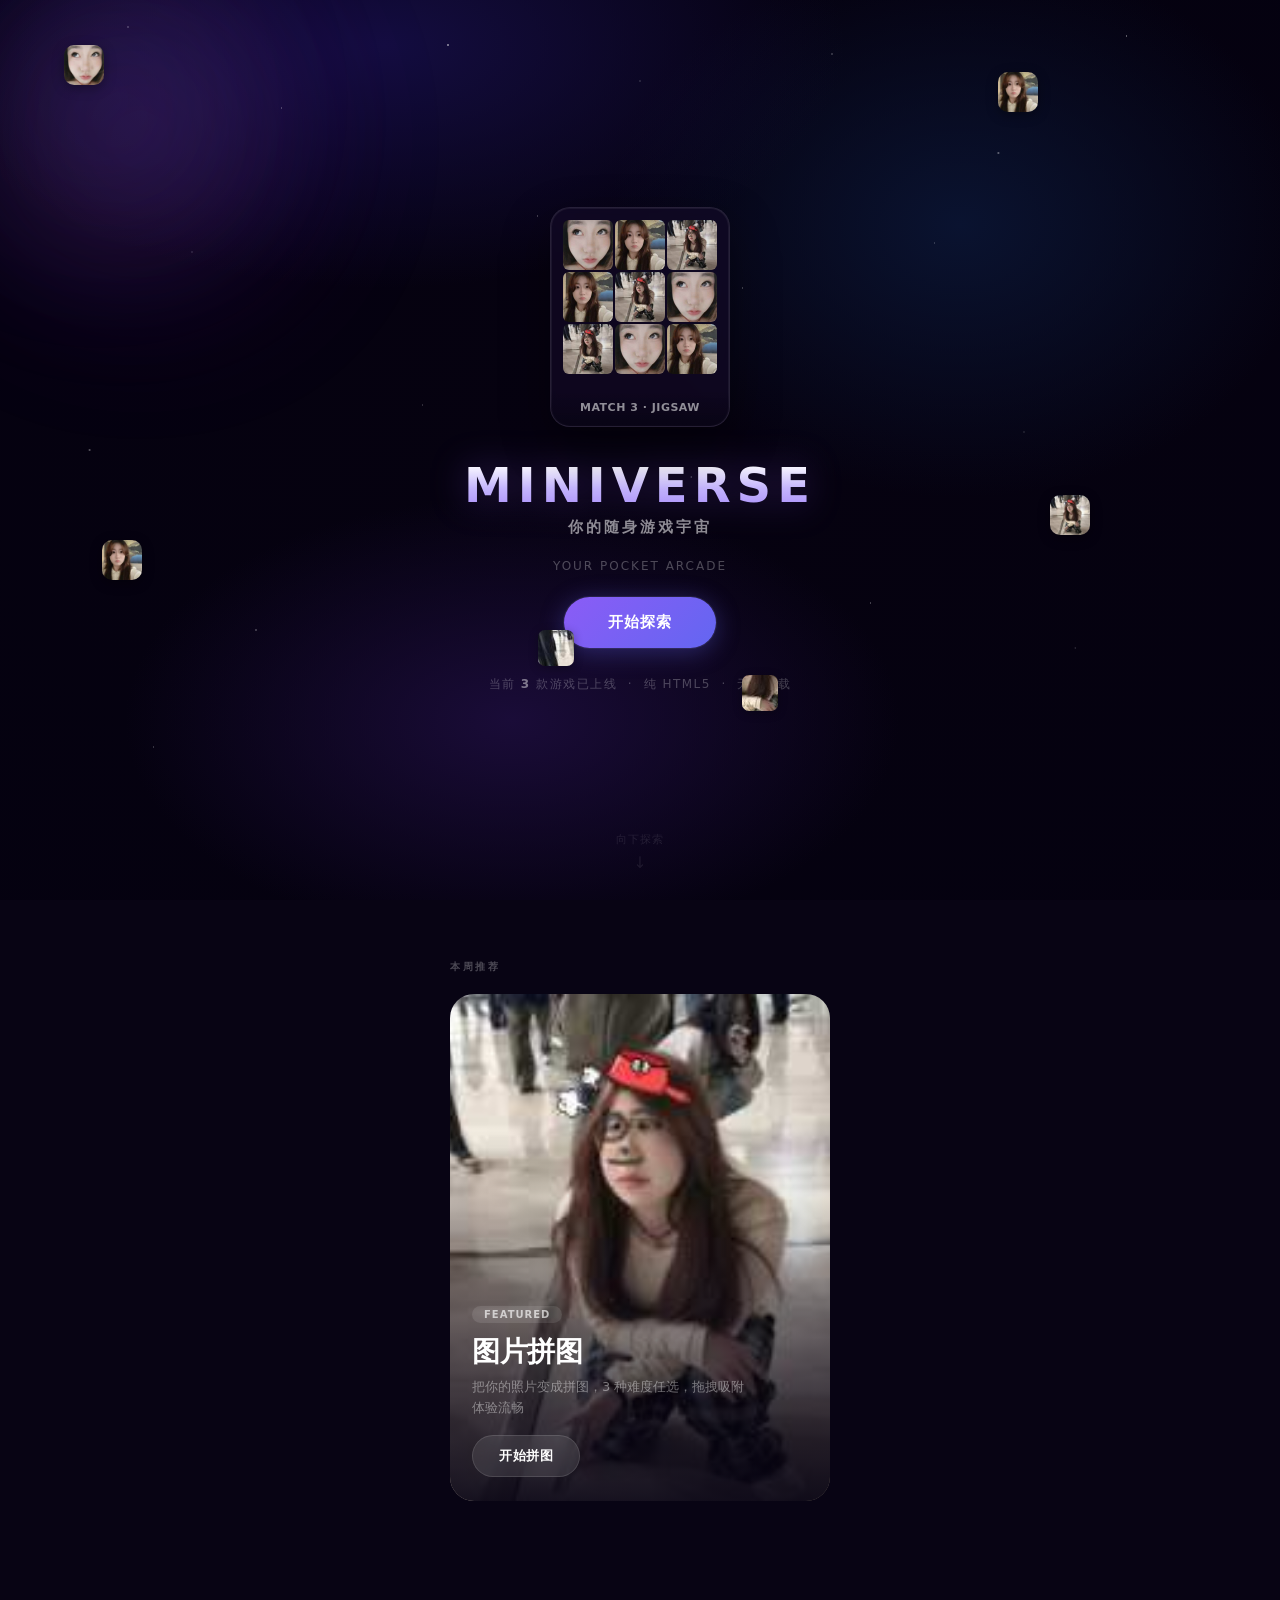
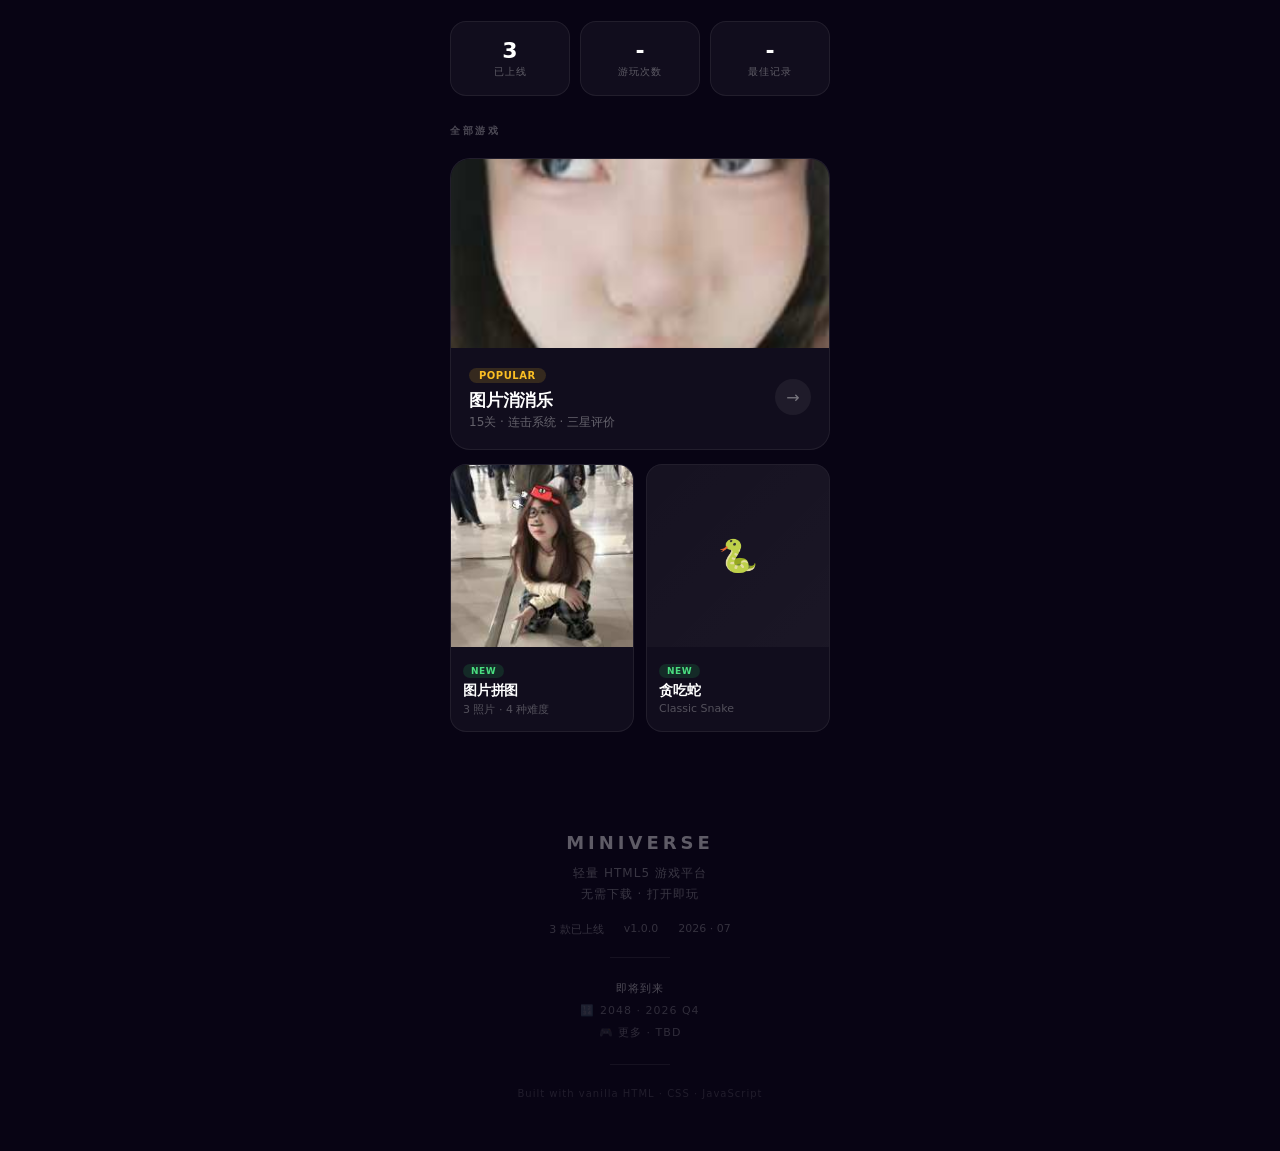
<file: index.html>
<!DOCTYPE html>
<html lang="zh-CN">
<head>
<meta charset="UTF-8">
<meta name="viewport" content="width=device-width, initial-scale=1.0, user-scalable=no, viewport-fit=cover">
<title>MiniVerse - 你的随身游戏宇宙</title>
<link rel="preload" as="image" href="test1.jpg">
<link rel="preload" as="image" href="test2.jpg">
<link rel="preload" as="image" href="test3.jpg">
<style>
/* ================================================================
   MINIVERSE — Design System
   ================================================================ */
:root {
  --font-display: "MiSans","HarmonyOS Sans","PingFang SC",system-ui,sans-serif;
  --bg-deep: #080414;
  --text-primary: #fff;
  --text-dim: rgba(255,255,255,.42);
  --text-faint: rgba(255,255,255,.22);
  --glass-bg: rgba(255,255,255,.04);
  --glass-border: rgba(255,255,255,.07);
  --accent: #a78bfa;
  --accent-glow: rgba(139,92,246,.35);
  --gold: #fbbf24;
  --radius-sm: 12px;
  --radius-md: 16px;
  --radius-lg: 20px;
  --radius-xl: 24px;
  --ease-out: cubic-bezier(.16,1,.3,1);
}

* { margin:0; padding:0; box-sizing:border-box; }

html { scroll-behavior: smooth; }

body {
  font-family: var(--font-display);
  background: var(--bg-deep);
  color: var(--text-primary);
  overflow-x: hidden;
  -webkit-user-select:none; user-select:none;
  -webkit-tap-highlight-color: transparent;
}

/* ---- 背景系统 ---- */
.bg-layer {
  position: fixed; inset:0; z-index:0; pointer-events:none;
}

.bg-space {
  background:
    radial-gradient(ellipse 60% 45% at 30% 5%, #140d40 0%, transparent 60%),
    radial-gradient(ellipse 50% 55% at 75% 25%, #0a1330 0%, transparent 55%),
    radial-gradient(ellipse 55% 45% at 40% 80%, #1a0c38 0%, transparent 55%),
    radial-gradient(ellipse 100% 100% at 50% 50%, #060210 0%, #040110 100%);
}

.bg-stars {
  background-image:
    radial-gradient(1px 1px at 10% 3%, rgba(255,255,255,.7), transparent),
    radial-gradient(1px 1px at 22% 12%, rgba(255,255,255,.5), transparent),
    radial-gradient(1.5px 1.5px at 35% 5%, rgba(255,255,255,.8), transparent),
    radial-gradient(1px 1px at 50% 9%, rgba(255,255,255,.4), transparent),
    radial-gradient(1px 1px at 65% 6%, rgba(255,255,255,.6), transparent),
    radial-gradient(1.5px 1.5px at 78% 17%, rgba(255,255,255,.5), transparent),
    radial-gradient(1px 1px at 88% 4%, rgba(255,255,255,.7), transparent),
    radial-gradient(1px 1px at 15% 28%, rgba(255,255,255,.35), transparent),
    radial-gradient(1px 1px at 42% 24%, rgba(255,255,255,.45), transparent),
    radial-gradient(1px 1px at 58% 32%, rgba(255,255,255,.5), transparent),
    radial-gradient(1px 1px at 73% 27%, rgba(255,255,255,.35), transparent),
    radial-gradient(1.5px 1.5px at 7% 50%, rgba(255,255,255,.45), transparent),
    radial-gradient(1px 1px at 33% 45%, rgba(255,255,255,.35), transparent),
    radial-gradient(1px 1px at 54% 53%, rgba(255,255,255,.5), transparent),
    radial-gradient(1px 1px at 80% 48%, rgba(255,255,255,.3), transparent),
    radial-gradient(1.5px 1.5px at 20% 70%, rgba(255,255,255,.4), transparent),
    radial-gradient(1px 1px at 46% 63%, rgba(255,255,255,.35), transparent),
    radial-gradient(1px 1px at 68% 67%, rgba(255,255,255,.5), transparent),
    radial-gradient(1px 1px at 84% 72%, rgba(255,255,255,.3), transparent),
    radial-gradient(1px 1px at 12% 83%, rgba(255,255,255,.4), transparent);
}

/* 光球漂浮 */
.orb {
  position: fixed; border-radius:50%; filter:blur(96px); z-index:0; pointer-events:none;
}
.orb-1 { width:280px; height:280px; background:#7c3aed; opacity:.18; animation:float1 16s ease-in-out infinite; }
.orb-2 { width:200px; height:200px; background:#3b82f6; opacity:.14; animation:float2 20s ease-in-out infinite; }
.orb-3 { width:240px; height:240px; background:#ec4899; opacity:.12; animation:float3 22s ease-in-out infinite; }

@keyframes float1 {
  0%,100%{ top:-10%; left:5%; }
  25%{ top:15%; left:12%; }
  50%{ top:55%; left:0%; }
  75%{ top:35%; left:-8%; }
}
@keyframes float2 {
  0%,100%{ top:50%; right:-3%; }
  33%{ top:25%; right:8%; }
  66%{ top:70%; right:-10%; }
}
@keyframes float3 {
  0%,100%{ bottom:-8%; left:25%; }
  50%{ bottom:20%; left:35%; }
}

/* =============================================================
   HERO
   ============================================================= */
.hero {
  position: relative; z-index:2;
  min-height: 100dvh;
  display: flex; flex-direction:column;
  align-items:center; justify-content:center;
  padding: 40px 20px;
  text-align: center;
}

/* Hero 中央焦点：游戏预览卡片 */
.hero-object {
  position: relative; z-index:3;
  width: 180px; height: 220px;
  margin: 0 auto 32px;
  border-radius: 20px;
  overflow: hidden;
  background: rgba(20,10,40,.6);
  border: 1px solid rgba(255,255,255,.1);
  box-shadow: 0 20px 48px rgba(0,0,0,.4), 0 0 0 1px rgba(255,255,255,.06) inset;
  animation: heroCardFloat 6s var(--ease-out) infinite;
  backdrop-filter: blur(4px);
  -webkit-backdrop-filter: blur(4px);
}

.hero-object .ho-grid {
  display: grid; grid-template-columns: repeat(3,1fr);
  gap:2px; padding:12px;
  opacity:.9;
}

.hero-object .ho-cell {
  aspect-ratio:1; border-radius:6px;
  background-size:cover; background-position:center;
}

.hero-object .ho-label {
  position: absolute; bottom:0; left:0; right:0;
  padding: 10px 12px 12px;
  background: linear-gradient(0deg, rgba(8,4,20,.85), transparent);
  font-size: 11px; font-weight:700; letter-spacing:.5px;
  color: rgba(255,255,255,.55); text-align:center;
}

@keyframes heroCardFloat {
  0%,100%{ transform: translateY(0); }
  50%{ transform: translateY(-8px); }
}

/* 环绕碎片 */
.float-blocks { position:absolute; inset:0; pointer-events:none; z-index:2; }

.floating-block {
  position: absolute;
  width: 40px; height: 40px;
  border-radius: 10px;
  background-size: cover; background-position:center;
  box-shadow: 0 3px 12px rgba(0,0,0,.35);
  animation: blockFloat var(--dur) var(--ease-out) infinite;
  animation-delay: var(--delay);
}

@keyframes blockFloat {
  0%,100%{ transform: translateY(0) rotate(var(--rot)); }
  50%{ transform: translateY(-8px) rotate(calc(var(--rot) + 2deg)); }
}

.floating-piece {
  position: absolute;
  width: 36px; height: 36px;
  border-radius: 7px;
  background-size: 144px 144px;
  box-shadow: 0 2px 10px rgba(0,0,0,.3);
  animation: pieceFloat var(--dur) var(--ease-out) infinite;
  animation-delay: var(--delay);
}

@keyframes pieceFloat {
  0%,100%{ transform: translateY(0) rotate(var(--rot)); }
  50%{ transform: translateY(-6px) rotate(calc(var(--rot) - 2deg)); }
}

/* 标题 */
.hero-brand {
  margin-bottom: 12px;
}

.hero-logo {
  font-size: 48px; font-weight:900; letter-spacing:6px;
  background: linear-gradient(180deg, #fff 8%, #c4b5fd 55%, #a78bfa 100%);
  -webkit-background-clip:text; -webkit-text-fill-color:transparent;
  background-clip:text;
  filter: drop-shadow(0 0 18px rgba(139,92,246,.3));
  line-height: 1.1;
}

.hero-slogan {
  font-size: 15px; font-weight:600; color: rgba(255,255,255,.55);
  letter-spacing: 3px; margin-top: 6px;
}

.hero-sub {
  font-size: 12px; color: rgba(255,255,255,.28);
  letter-spacing: 2px; margin-top: 10px;
}

/* CTA */
.hero-cta {
  display: inline-block;
  padding: 16px 44px;
  border-radius: 50px;
  font-size: 15px; font-weight:800; letter-spacing:1px;
  color: #fff; text-decoration:none;
  background: linear-gradient(135deg, #8b5cf6, #6366f1);
  box-shadow: 0 4px 24px rgba(99,102,241,.35), 0 0 0 1px rgba(255,255,255,.08);
  transition: transform .2s var(--ease-out), box-shadow .2s var(--ease-out);
  margin-top: 24px;
}
.hero-cta:hover { transform: scale(1.03); box-shadow: 0 6px 32px rgba(99,102,241,.45); }
.hero-cta:active { transform: scale(.96); }

.hero-stat {
  margin-top: 28px;
  font-size: 12px; color: rgba(255,255,255,.25);
  letter-spacing: 1.5px;
}
.hero-stat strong { color: rgba(255,255,255,.45); }

/* 向下提示 */
.scroll-hint {
  position: absolute; bottom: 28px; left:50%; transform:translateX(-50%);
  display: flex; flex-direction:column; align-items:center; gap:6px;
  opacity: .4;
}
.scroll-hint span { font-size: 11px; color: rgba(255,255,255,.25); letter-spacing:1px; }
.scroll-hint .arrow { font-size: 16px; color: rgba(255,255,255,.2); animation: hintPulse 2.2s var(--ease-out) infinite; }

@keyframes hintPulse {
  0%,100%{ opacity:.3; transform:translateY(0); }
  50%{ opacity:.7; transform:translateY(-4px); }
}

/* =============================================================
   SECTION COMMONS
   ============================================================= */
.section {
  position: relative; z-index:2;
  max-width: 420px; margin: 0 auto;
  padding: 60px 20px;
}

.section-label {
  font-size: 10px; font-weight:700; letter-spacing:2.5px;
  color: rgba(255,255,255,.28); text-transform:uppercase;
  margin-bottom: 20px;
}

/* Scroll reveal */
.reveal {
  opacity: 0; transform: translateY(32px);
  transition: opacity .7s var(--ease-out), transform .7s var(--ease-out);
}
.reveal.visible { opacity:1; transform:translateY(0); }

/* =============================================================
   FEATURED
   ============================================================= */
.featured-card {
  position: relative;
  border-radius: var(--radius-xl);
  overflow: hidden;
  cursor: pointer;
  text-decoration: none;
  display: block;
  transform: scale(.95);
  transition: transform .8s var(--ease-out), opacity .8s var(--ease-out);
}
.featured-card.revealed { transform: scale(1); }

.featured-card .fc-bg {
  width:100%; aspect-ratio: 3/4; object-fit:cover; display:block;
  transition: transform .6s var(--ease-out);
}
.featured-card:hover .fc-bg { transform: scale(1.03); }

.featured-card .fc-gradient {
  position: absolute; inset:0;
  background: linear-gradient(0deg,
    rgba(8,4,20,.92) 0%,
    rgba(8,4,20,.55) 30%,
    rgba(8,4,20,.08) 60%,
    rgba(8,4,20,0) 75%);
  pointer-events:none;
}

.featured-card .fc-content {
  position: absolute; bottom:0; left:0; right:0;
  padding: 28px 22px 24px;
}

.featured-card .fc-tag {
  display: inline-block; padding: 3px 12px;
  border-radius:50px; font-size:10px; font-weight:700; letter-spacing:1px;
  background: rgba(255,255,255,.1); color: rgba(255,255,255,.65);
  margin-bottom: 10px;
}

.featured-card .fc-title {
  font-size: 28px; font-weight:900; color:#fff; letter-spacing:-.5px;
}

.featured-card .fc-desc {
  font-size: 13px; color: rgba(255,255,255,.42); margin-top: 6px; line-height:1.6; max-width:280px;
}

.featured-card .fc-btn {
  display: inline-block; margin-top: 16px;
  padding: 11px 26px; border-radius:50px;
  font-size: 13px; font-weight:700; color:#fff; letter-spacing:.5px;
  background: rgba(255,255,255,.1);
  backdrop-filter: blur(10px);
  -webkit-backdrop-filter: blur(10px);
  border: 1px solid rgba(255,255,255,.12);
  transition: background .25s var(--ease-out);
}
.featured-card:hover .fc-btn { background: rgba(255,255,255,.18); }

/* =============================================================
   COLLECTION
   ============================================================= */

/* Stats Bar */
.stats-bar {
  display: grid; grid-template-columns: repeat(3,1fr); gap:10px;
  margin-bottom: 28px;
}
.stat-item {
  text-align: center; padding:16px 8px;
  border-radius: var(--radius-md);
  background: var(--glass-bg);
  border: 1px solid var(--glass-border);
}
.stat-item .stat-val {
  font-size: 22px; font-weight:900; color:#fff;
}
.stat-item .stat-lbl {
  font-size: 10px; color: rgba(255,255,255,.32); letter-spacing:1px;
  margin-top: 2px; text-transform:uppercase;
}

/* 主卡片 */
.main-card {
  display: block; text-decoration:none;
  border-radius: var(--radius-lg);
  overflow: hidden;
  background: var(--glass-bg);
  border: 1px solid var(--glass-border);
  margin-bottom: 14px;
  cursor: pointer;
  transition: transform .25s var(--ease-out), border-color .25s var(--ease-out), box-shadow .25s var(--ease-out);
}
.main-card:hover { transform: translateY(-3px); border-color: rgba(255,255,255,.12); box-shadow: 0 12px 32px rgba(0,0,0,.3); }
.main-card:active { transform: scale(.97); }

.main-card .mc-cover {
  aspect-ratio: 2/1; overflow:hidden;
}
.main-card .mc-cover img {
  width:100%; height:100%; object-fit:cover; display:block;
  transition: transform .4s var(--ease-out);
}
.main-card:hover .mc-cover img { transform: scale(1.04); }

.main-card .mc-info {
  padding: 16px 18px 18px;
  display: flex; align-items:center; justify-content:space-between;
}

.main-card .mc-tag {
  display: inline-block; padding: 2px 10px;
  border-radius: 50px; font-size: 10px; font-weight:700; letter-spacing:.5px;
  margin-bottom: 6px;
}
.main-card .mc-tag.popular { background: rgba(251,191,36,.15); color: var(--gold); }

.main-card .mc-title { font-size: 17px; font-weight:800; color:#fff; letter-spacing:-.2px; }
.main-card .mc-desc { font-size: 12px; color: rgba(255,255,255,.35); margin-top: 2px; }

.main-card .mc-arrow {
  width: 36px; height: 36px; border-radius:50%;
  background: rgba(255,255,255,.06); display:flex; align-items:center; justify-content:center;
  font-size: 16px; color: rgba(255,255,255,.4); flex-shrink:0;
  transition: background .2s ease;
}
.main-card:hover .mc-arrow { background: rgba(255,255,255,.12); }

/* 副卡片网格 */
.sub-grid {
  display: grid; grid-template-columns: 1fr 1fr; gap: 12px;
}
.sub-grid.three { grid-template-columns: 1fr 1fr 1fr; }

.sub-card {
  display: block; text-decoration:none;
  border-radius: var(--radius-md);
  overflow: hidden;
  background: var(--glass-bg);
  border: 1px solid var(--glass-border);
  cursor: pointer;
  transition: transform .2s var(--ease-out), border-color .2s var(--ease-out);
}
.sub-card:hover { transform: translateY(-2px); border-color: rgba(255,255,255,.1); }
.sub-card:active { transform: scale(.96); }

.sub-card .sc-cover {
  aspect-ratio: 1; overflow:hidden;
}
.sub-card .sc-cover img {
  width:100%; height:100%; object-fit:cover; display:block;
  transition: transform .35s var(--ease-out);
}
.sub-card:hover .sc-cover img { transform: scale(1.05); }

.sub-card .sc-cover-placeholder {
  aspect-ratio: 1;
  background: linear-gradient(135deg, rgba(255,255,255,.02), rgba(255,255,255,.04));
  display: flex; align-items:center; justify-content:center;
  font-size: 32px;
}

.sub-card .sc-info { padding: 12px 12px 14px; }

.sub-card .sc-tag {
  display: inline-block; padding: 2px 8px; border-radius:50px;
  font-size: 9px; font-weight:700; letter-spacing:.5px;
  margin-bottom: 4px;
}
.sub-card .sc-tag.new     { background: rgba(34,197,94,.15); color:#4ade80; }
.sub-card .sc-tag.coming  { background: rgba(255,255,255,.06); color:rgba(255,255,255,.3); }

.sub-card .sc-title { font-size: 14px; font-weight:800; color:#fff; letter-spacing:-.2px; }
.sub-card .sc-desc  { font-size: 11px; color:rgba(255,255,255,.28); margin-top:2px; }

.sub-card.placeholder { cursor:default; }
.sub-card.placeholder:hover { transform:none; border-color:var(--glass-border); }
.sub-card.placeholder .sc-title { color:rgba(255,255,255,.2); }

/* =============================================================
   FOOTER
   ============================================================= */
.site-footer {
  position: relative; z-index:2;
  max-width: 420px; margin: 0 auto;
  padding: 40px 20px 48px;
  text-align: center;
}

.footer-brand {
  font-size: 18px; font-weight:900; letter-spacing:4px;
  color: rgba(255,255,255,.35);
  margin-bottom: 10px;
}

.footer-desc {
  font-size: 12px; color: rgba(255,255,255,.2);
  letter-spacing: 1px; line-height:1.8;
}

.footer-meta {
  display: flex; justify-content:center; gap:20px;
  margin: 16px 0;
  font-size: 11px; color: rgba(255,255,255,.18);
}

.footer-divider {
  width: 60px; height:1px;
  background: rgba(255,255,255,.06);
  margin: 20px auto;
}

.footer-roadmap {
  font-size: 11px; color: rgba(255,255,255,.16);
  letter-spacing: 1px; line-height:2;
}
.footer-roadmap span { color: rgba(255,255,255,.28); }

/* =============================================================
   PAGE TRANSITION OVERLAY
   ============================================================= */
.page-transition {
  position: fixed; inset:0; z-index:999;
  background: var(--bg-deep);
  opacity:0; pointer-events:none;
  transition: opacity .25s ease;
}
.page-transition.active {
  opacity:1; pointer-events:auto;
}
</style>
</head>
<body>

<!-- 背景系统 -->
<div class="bg-layer bg-space"></div>
<div class="bg-layer bg-stars"></div>
<div class="orb orb-1"></div>
<div class="orb orb-2"></div>
<div class="orb orb-3"></div>

<!-- 页面过渡遮罩 -->
<div class="page-transition" id="pageTransition"></div>

<!-- ========================================================== -->
<!-- HERO -->
<!-- ========================================================== -->
<section class="hero" id="hero">
  <div class="float-blocks" id="floatBlocks"></div>

  <!-- 中央预览卡片 -->
  <div class="hero-object" id="heroObject">
    <div class="ho-grid" id="hoGrid"></div>
    <div class="ho-label">MATCH 3 · JIGSAW</div>
  </div>

  <div class="hero-brand">
    <div class="hero-logo">MINIVERSE</div>
    <div class="hero-slogan">你的随身游戏宇宙</div>
  </div>

  <div class="hero-sub">YOUR POCKET ARCADE</div>

  <a href="#featured" class="hero-cta">开始探索</a>

  <div class="hero-stat">
    当前 <strong>3</strong> 款游戏已上线 &nbsp;·&nbsp; 纯 HTML5 &nbsp;·&nbsp; 无需下载
  </div>

  <div class="scroll-hint">
    <span>向下探索</span>
    <div class="arrow">↓</div>
  </div>
</section>

<!-- ========================================================== -->
<!-- FEATURED -->
<!-- ========================================================== -->
<section class="section" id="featured">
  <div class="reveal">
    <div class="section-label">本周推荐</div>
    <a class="featured-card" id="featuredCard" href="games/puzzle/index.html" data-transition>
      <img class="fc-bg" src="test3.jpg" alt="图片拼图" draggable="false">
      <div class="fc-gradient"></div>
      <div class="fc-content">
        <div class="fc-tag">FEATURED</div>
        <div class="fc-title">图片拼图</div>
        <div class="fc-desc">把你的照片变成拼图，3 种难度任选，拖拽吸附体验流畅</div>
        <span class="fc-btn">开始拼图</span>
      </div>
    </a>
  </div>
</section>

<!-- ========================================================== -->
<!-- COLLECTION -->
<!-- ========================================================== -->
<section class="section" id="collection">
  <div class="reveal">
    <!-- Stats -->
    <div class="stats-bar">
      <div class="stat-item">
        <div class="stat-val" id="statGames">2</div>
        <div class="stat-lbl">已上线</div>
      </div>
      <div class="stat-item">
        <div class="stat-val" id="statPlays">-</div>
        <div class="stat-lbl">游玩次数</div>
      </div>
      <div class="stat-item">
        <div class="stat-val" id="statBest">-</div>
        <div class="stat-lbl">最佳记录</div>
      </div>
    </div>

    <div class="section-label">全部游戏</div>

    <!-- 主卡片：消消乐 -->
    <a class="main-card" href="games/match3/index.html" data-transition>
      <div class="mc-cover">
        <img src="test1.jpg" alt="图片消消乐" draggable="false">
      </div>
      <div class="mc-info">
        <div>
          <div class="mc-tag popular">POPULAR</div>
          <div class="mc-title">图片消消乐</div>
          <div class="mc-desc">15关 · 连击系统 · 三星评价</div>
        </div>
        <div class="mc-arrow">→</div>
      </div>
    </a>

    <!-- 副卡片 -->
    <div class="sub-grid">
      <a class="sub-card" href="games/puzzle/index.html" data-transition>
        <div class="sc-cover"><img src="test3.jpg" alt="图片拼图" draggable="false"></div>
        <div class="sc-info">
          <div class="sc-tag new">NEW</div>
          <div class="sc-title">图片拼图</div>
          <div class="sc-desc">3 照片 · 4 种难度</div>
        </div>
      </a>

      <a class="sub-card" href="games/snake/index.html" data-transition>
        <div class="sc-cover-placeholder">🐍</div>
        <div class="sc-info">
          <div class="sc-tag new">NEW</div>
          <div class="sc-title">贪吃蛇</div>
          <div class="sc-desc">Classic Snake</div>
        </div>
      </a>
    </div>
  </div>
</section>

<!-- ========================================================== -->
<!-- FOOTER -->
<!-- ========================================================== -->
<footer class="site-footer">
  <div class="reveal">
    <div class="footer-brand">MINIVERSE</div>
    <div class="footer-desc">
      轻量 HTML5 游戏平台<br>无需下载 · 打开即玩
    </div>

    <div class="footer-meta">
      <span>3 款已上线</span>
      <span>v1.0.0</span>
      <span>2026 · 07</span>
    </div>

    <div class="footer-divider"></div>

    <div class="footer-roadmap">
      <span>即将到来</span><br>
      🔢 2048 · 2026 Q4<br>
      🎮 更多 · TBD
    </div>

    <div class="footer-divider"></div>

    <div class="footer-desc" style="font-size:10px;color:rgba(255,255,255,.1)">
      Built with vanilla HTML · CSS · JavaScript
    </div>
  </div>
</footer>

<script>
// ===== 图片缩略图：用 Canvas 压到 200px，大厅加载快 10 倍 =====
const IMG_FILES = ['test1.jpg', 'test2.jpg', 'test3.jpg'];
let THUMBS = {};

async function initThumbnails() {
  await Promise.all(IMG_FILES.map(src => new Promise(resolve => {
    const img = new Image();
    img.onload = () => {
      const c = document.createElement('canvas');
      c.width = 200; c.height = 200;
      c.getContext('2d').drawImage(img, 0, 0, 200, 200);
      c.toBlob(blob => {
        THUMBS[src] = URL.createObjectURL(blob);
        resolve();
      }, 'image/jpeg', 0.55);
    };
    img.onerror = () => { THUMBS[src] = src; resolve(); };
    img.src = src;
  })));
}

function thumb(imgName) { return THUMBS[imgName] || imgName; }

// ===== Hero 中央预览卡片 =====
function initHeroObject() {
  const grid = document.getElementById('hoGrid');
  const types = [0,1,2, 1,2,0, 2,0,1];
  types.forEach(t => {
    const cell = document.createElement('div');
    cell.className = 'ho-cell';
    cell.style.backgroundImage = `url(${thumb(IMG_FILES[t])})`;
    grid.appendChild(cell);
  });
}

// ===== 环绕碎片 =====
function initFloatingElements() {
  const container = document.getElementById('floatBlocks');

  const blockConfigs = [
    { x:5, y:5, rot:-3, dur:5.0, delay:0, img:0 },
    { x:78, y:8, rot:4, dur:5.5, delay:.7, img:1 },
    { x:82, y:55, rot:-5, dur:5.2, delay:1.4, img:2 },
    { x:8, y:60, rot:3, dur:5.8, delay:.4, img:1 },
  ];

  blockConfigs.forEach(cfg => {
    const el = document.createElement('div');
    el.className = 'floating-block';
    el.style.left = cfg.x + '%';
    el.style.top = cfg.y + '%';
    el.style.setProperty('--rot', cfg.rot + 'deg');
    el.style.setProperty('--dur', cfg.dur + 's');
    el.style.setProperty('--delay', cfg.delay + 's');
    el.style.backgroundImage = `url(${thumb(IMG_FILES[cfg.img])})`;
    container.appendChild(el);
  });

  const pieceConfigs = [
    { x:42, y:70, rot:-4, dur:6.0, delay:1.0, col:0, row:0 },
    { x:58, y:75, rot:3, dur:5.3, delay:1.8, col:1, row:1 },
  ];

  pieceConfigs.forEach(cfg => {
    const el = document.createElement('div');
    el.className = 'floating-piece';
    el.style.left = cfg.x + '%';
    el.style.top = cfg.y + '%';
    el.style.setProperty('--rot', cfg.rot + 'deg');
    el.style.setProperty('--dur', cfg.dur + 's');
    el.style.setProperty('--delay', cfg.delay + 's');
    el.style.backgroundImage = `url(${thumb(IMG_FILES[2])})`;
    el.style.backgroundPosition = `-${cfg.col * 72}px -${cfg.row * 72}px`;
    container.appendChild(el);
  });
}

// 缩略图就绪后渲染 Hero 元素 + 替换所有大图
(async function boot() {
  await initThumbnails();
  initHeroObject();
  initFloatingElements();
  document.querySelectorAll('img').forEach(el => {
    const orig = el.getAttribute('src');
    if (THUMBS[orig]) el.src = THUMBS[orig];
  });
})();

// ===== 鼠标视差（桌面端，使用 translate 避免重排） =====
if (window.matchMedia('(hover: hover)').matches) {
  const hero = document.getElementById('hero');
  const heroObj = document.getElementById('heroObject');
  const blocks = hero.querySelectorAll('.floating-block, .floating-piece');

  hero.addEventListener('mousemove', function(e) {
    const rect = hero.getBoundingClientRect();
    const x = (e.clientX - rect.left) / rect.width - .5;
    const y = (e.clientY - rect.top) / rect.height - .5;

    if (heroObj) {
      heroObj.style.transform = `translate(${x * 6}px, ${y * 6}px)`;
    }

    blocks.forEach((el, i) => {
      const depth = (i % 3 + 1) * 4;
      el.style.translate = `${x * depth}px ${y * depth}px`;
    });
  });

  hero.addEventListener('mouseleave', () => {
    if (heroObj) heroObj.style.transform = '';
    blocks.forEach(el => { el.style.translate = ''; });
  });
}

// ===== 滚动揭示 =====
const revealObserver = new IntersectionObserver((entries) => {
  entries.forEach(entry => {
    if (entry.isIntersecting) {
      entry.target.classList.add('visible');
      revealObserver.unobserve(entry.target);
    }
  });
}, { threshold: 0.15, rootMargin: '0px 0px -40px 0px' });

document.querySelectorAll('.reveal').forEach(el => revealObserver.observe(el));

// Featured 特殊揭示：scale 动画 + 延迟
const featuredObserver = new IntersectionObserver((entries) => {
  entries.forEach(entry => {
    if (entry.isIntersecting) {
      setTimeout(() => {
        entry.target.classList.add('revealed');
      }, 200);
      featuredObserver.unobserve(entry.target);
    }
  });
}, { threshold: 0.25 });

const featuredCard = document.getElementById('featuredCard');
if (featuredCard) featuredObserver.observe(featuredCard);

// ===== Stats 数据聚合 =====
(function loadStats() {
  document.getElementById('statGames').textContent = '3';

  let totalPlays = 0, bestStar = 0;
  for (let i = 0; i < localStorage.length; i++) {
    const key = localStorage.key(i);
    if (!key.startsWith('match3_') && !key.startsWith('puzzle_') && !key.startsWith('snake_')) continue;
    try {
      const data = JSON.parse(localStorage.getItem(key));
      if (!data) continue;
      if (data.time) totalPlays++;
      if (data.stars > bestStar) bestStar = data.stars;
    } catch(e) { /* skip corrupt entries */ }
  }
  document.getElementById('statPlays').textContent = totalPlays || '-';
  document.getElementById('statBest').textContent = bestStar ? '★'.repeat(bestStar) : '-';
})();

// ===== 页面过渡 =====
document.querySelectorAll('a[data-transition]').forEach(link => {
  link.addEventListener('click', function(e) {
    e.preventDefault();
    const href = this.getAttribute('href');
    const overlay = document.getElementById('pageTransition');
    overlay.classList.add('active');
    setTimeout(() => { window.location.href = href; }, 250);
  });
});
</script>
</body>
</html>
</file>
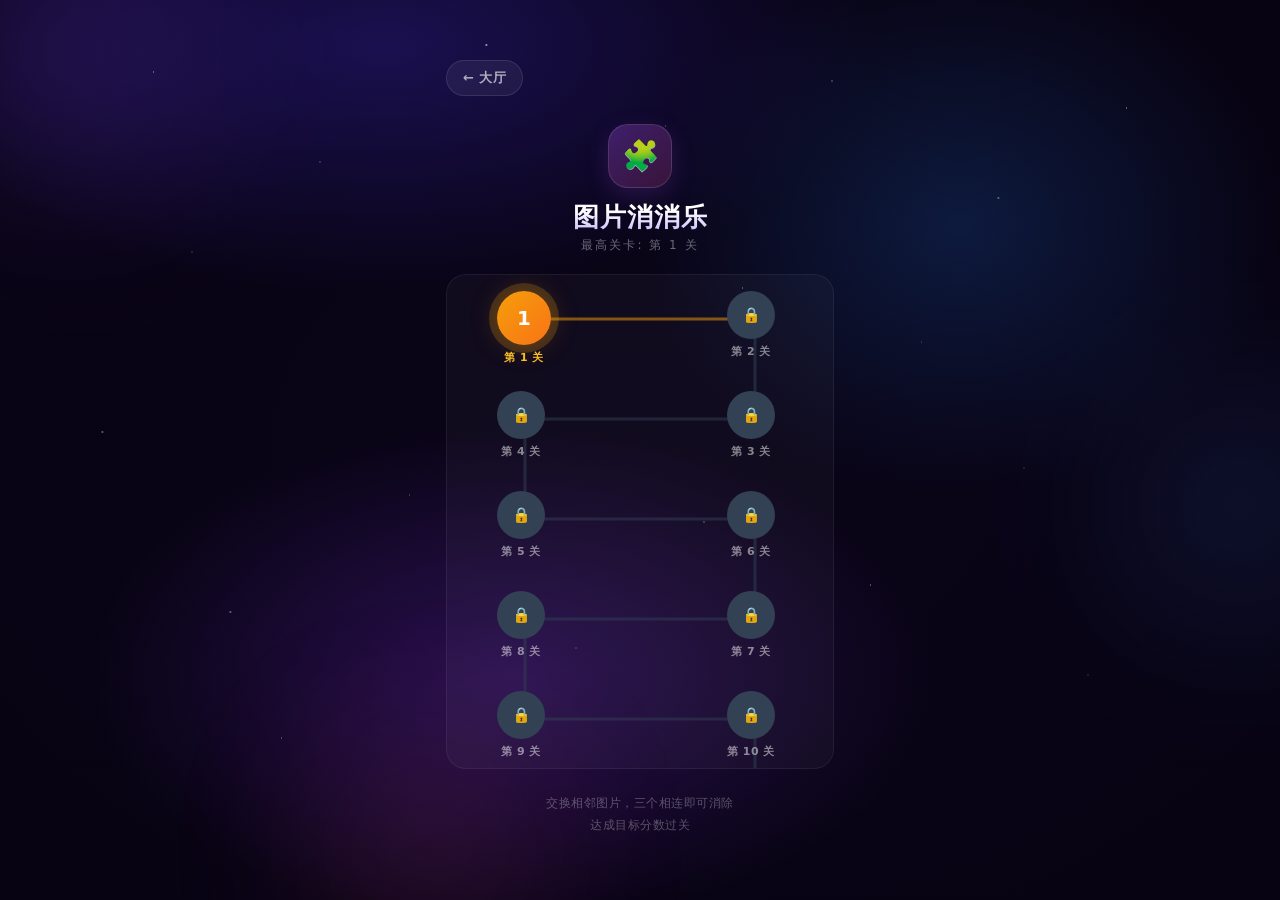
<file: games/match3/index.html>
<!DOCTYPE html>
<html lang="zh-CN">
<head>
<meta charset="UTF-8">
<meta name="viewport" content="width=device-width, initial-scale=1.0, user-scalable=no, viewport-fit=cover">
<title>图片消消乐</title>
<style>
/* ================================================================
   GAME UI DESIGN SYSTEM - "Candy Night"
   ================================================================ */
* { margin:0; padding:0; box-sizing:border-box; }

body {
  font-family: "MiSans","HarmonyOS Sans","PingFang SC",system-ui,sans-serif;
  background: #0f0823;
  min-height: 100dvh;
  display: flex; justify-content: center; align-items: center;
  overflow-x: hidden;
  -webkit-user-select:none; user-select:none;
  -webkit-tap-highlight-color: transparent;
  touch-action: manipulation;
}

/* ---- 深空背景 ---- */
.bg-space {
  position: fixed; inset:0; z-index:0;
  background:
    radial-gradient(ellipse 70% 50% at 30% 5%, #1a1050 0%, transparent 55%),
    radial-gradient(ellipse 50% 60% at 75% 25%, #0d1a3e 0%, transparent 50%),
    radial-gradient(ellipse 60% 50% at 40% 75%, #2a1050 0%, transparent 55%),
    radial-gradient(ellipse 100% 100% at 50% 50%, #0a0418 0%, #060310 100%);
}

/* 星点 */
.bg-stars {
  position: fixed; inset:0; z-index:0;
  background-image:
    radial-gradient(1px 1px at 12% 8%, rgba(255,255,255,.7), transparent),
    radial-gradient(1px 1px at 25% 18%, rgba(255,255,255,.5), transparent),
    radial-gradient(1.5px 1.5px at 38% 5%, rgba(255,255,255,.8), transparent),
    radial-gradient(1px 1px at 52% 14%, rgba(255,255,255,.4), transparent),
    radial-gradient(1px 1px at 65% 9%, rgba(255,255,255,.6), transparent),
    radial-gradient(1.5px 1.5px at 78% 22%, rgba(255,255,255,.5), transparent),
    radial-gradient(1px 1px at 88% 12%, rgba(255,255,255,.7), transparent),
    radial-gradient(1px 1px at 15% 28%, rgba(255,255,255,.4), transparent),
    radial-gradient(1px 1px at 42% 35%, rgba(255,255,255,.5), transparent),
    radial-gradient(1px 1px at 58% 32%, rgba(255,255,255,.6), transparent),
    radial-gradient(1px 1px at 72% 38%, rgba(255,255,255,.3), transparent),
    radial-gradient(1.5px 1.5px at 8% 48%, rgba(255,255,255,.5), transparent),
    radial-gradient(1px 1px at 32% 55%, rgba(255,255,255,.4), transparent),
    radial-gradient(1px 1px at 55% 58%, rgba(255,255,255,.6), transparent),
    radial-gradient(1px 1px at 80% 52%, rgba(255,255,255,.3), transparent),
    radial-gradient(1.5px 1.5px at 18% 68%, rgba(255,255,255,.5), transparent),
    radial-gradient(1px 1px at 45% 72%, rgba(255,255,255,.4), transparent),
    radial-gradient(1px 1px at 68% 65%, rgba(255,255,255,.6), transparent),
    radial-gradient(1px 1px at 85% 75%, rgba(255,255,255,.3), transparent),
    radial-gradient(1px 1px at 22% 82%, rgba(255,255,255,.5), transparent);
}

/* 光晕 */
.glow-orb {
  position: fixed; border-radius:50%; pointer-events:none; z-index:0; filter:blur(90px);
}
.glow-orb.purple { width:260px; height:260px; background:#7c3aed; opacity:.22; top:-80px; left:-60px; }
.glow-orb.blue   { width:200px; height:200px; background:#3b82f6; opacity:.18; top:45%; right:-60px; }
.glow-orb.pink   { width:220px; height:220px; background:#ec4899; opacity:.16; bottom:-60px; left:25%; }

/* =============================================================
   SHARED
   ============================================================= */
.fade-view {
  transition: opacity .3s ease, transform .3s ease;
}
.fade-view.hidden {
  opacity:0; transform:translateY(10px); pointer-events:none;
}

.back-pill {
  display: inline-flex; align-items:center; gap:4px;
  padding: 8px 16px; border-radius: 50px;
  font-size:13px; font-weight:700; letter-spacing:.5px;
  color: rgba(255,255,255,.65);
  background: rgba(255,255,255,.06);
  border: 1px solid rgba(255,255,255,.1);
  cursor: pointer;
  transition: all .2s ease;
  margin-bottom: 8px;
}
.back-pill:active { background: rgba(255,255,255,.14); color:#fff; }

/* =============================================================
   MAP VIEW
   ============================================================= */
.map-container {
  width:100%; max-width:420px; padding:16px;
  position:relative; z-index:2;
}

.map-header-block {
  text-align: center;
  padding: 20px 0 8px;
}

.map-game-icon {
  width: 64px; height: 64px;
  margin: 0 auto 12px;
  background: linear-gradient(135deg, rgba(168,85,247,.3), rgba(236,72,153,.2));
  border: 1px solid rgba(255,255,255,.12);
  border-radius: 20px;
  display: flex; align-items:center; justify-content:center;
  font-size: 30px;
  box-shadow: 0 8px 24px rgba(168,85,247,.18);
}

.map-game-title {
  font-size: 26px; font-weight:900; letter-spacing: 1px;
  background: linear-gradient(180deg, #fff 30%, #c4b5fd 100%);
  -webkit-background-clip:text; -webkit-text-fill-color:transparent;
  background-clip:text;
}

.map-game-sub {
  font-size:12px; color:rgba(255,255,255,.4); letter-spacing:2px; margin-top:2px;
}

/* 地图滚动区 */
.map-scroll {
  position:relative;
  margin: 12px 0;
  border-radius: 20px;
  background: rgba(255,255,255,.03);
  border: 1px solid rgba(255,255,255,.06);
  max-height: 55vh;
  overflow-y: auto;
  -webkit-overflow-scrolling: touch;
}

.map-path {
  position:relative;
  min-height: 300px;
}

/* 关卡节点 */
.level-node {
  position: absolute;
  display: flex; flex-direction:column; align-items:center;
  z-index: 1;
}

.level-dot {
  width: 48px; height: 48px;
  border-radius: 50%;
  display: flex; align-items:center; justify-content:center;
  font-size: 15px; font-weight:900; color: #fff;
  cursor: pointer;
  transition: transform .2s ease, box-shadow .2s ease;
  position: relative;
}

.level-dot:active { transform: scale(.9); }

/* 已完成 */
.level-node.done .level-dot {
  background: linear-gradient(135deg, #22c55e, #16a34a);
  box-shadow: 0 0 0 5px rgba(34,197,94,.2);
}
/* 当前 */
.level-node.current .level-dot {
  width: 54px; height: 54px;
  font-size: 20px;
  background: linear-gradient(135deg, #f59e0b, #f97316);
  box-shadow: 0 0 0 8px rgba(245,158,11,.2), 0 0 28px rgba(245,158,11,.25);
  animation: nodePulse 1.8s ease-in-out infinite;
}
/* 锁定 */
.level-node.locked .level-dot {
  background: #334155;
  color: #64748b;
  cursor: default;
}

@keyframes nodePulse {
  0%,100% { box-shadow: 0 0 0 8px rgba(245,158,11,.2), 0 0 28px rgba(245,158,11,.25); }
  50%      { box-shadow: 0 0 0 14px rgba(245,158,11,.06), 0 0 40px rgba(245,158,11,.15); }
}

.level-label {
  font-size: 11px; font-weight:700; margin-top: 5px;
  color: rgba(255,255,255,.5); letter-spacing: .5px;
}
.level-node.current .level-label { color: #fbbf24; }

.level-stars {
  display: flex; gap: 2px; margin-top: 2px; font-size: 10px;
}
.level-star { color: rgba(255,255,255,.15); }
.level-star.filled { color: #fbbf24; }

/* 地图底部提示 */
.map-tip {
  text-align: center;
  font-size: 12px; color: rgba(255,255,255,.3);
  letter-spacing: .5px; line-height: 1.8;
  padding: 12px 20px 4px;
}

/* =============================================================
   GAME VIEW
   ============================================================= */
.game-view {
  width:100%; max-width:420px; padding:14px;
  position:relative; z-index:2;
}

/* HUD 顶部栏 */
.hud-top {
  display: flex; align-items:center; gap: 10px;
  margin-bottom: 10px;
}

.hud-pill {
  flex:1;
  padding: 12px 14px;
  border-radius: 16px;
  background: rgba(255,255,255,.05);
  border: 1px solid rgba(255,255,255,.08);
  text-align: center;
}

.hud-pill .hud-label {
  font-size: 10px; font-weight:700;
  color: rgba(255,255,255,.35); letter-spacing: 1px;
  text-transform: uppercase;
  margin-bottom: 2px;
}

.hud-pill .hud-value {
  font-size: 18px; font-weight:900;
  color: #fff; letter-spacing: .5px;
}

.hud-pill.level-pill { border-color: rgba(168,85,247,.25); }
.hud-pill.score-pill { border-color: rgba(59,130,246,.25); }
.hud-pill.steps-pill { border-color: rgba(245,158,11,.25); }

/* 步数进度条 */
.steps-bar-wrap {
  margin-bottom: 12px;
  height: 5px; border-radius: 3px;
  background: rgba(255,255,255,.06);
  overflow: hidden;
}
.steps-fill {
  height: 100%; border-radius:3px;
  background: linear-gradient(90deg, #f97316, #fbbf24);
  transition: width .4s ease;
}

/* 棋盘 */
.board-wrapper {
  position: relative;
  border-radius: 20px;
  padding: 10px;
  background: rgba(255,255,255,.04);
  border: 1px solid rgba(255,255,255,.08);
  box-shadow: 0 16px 48px rgba(0,0,0,.35), inset 0 1px 0 rgba(255,255,255,.04);
}

.board {
  display: grid;
  grid-template-columns: repeat(6,1fr);
  grid-template-rows: repeat(6,1fr);
  gap: 4px;
  border-radius: 14px;
  touch-action: none;
}

/* 棋子 */
.cell {
  aspect-ratio: 1;
  border-radius: 12px;
  overflow: hidden;
  position: relative;
  transition: transform .18s ease-in-out, opacity .2s ease, box-shadow .2s ease;
  box-shadow: 0 3px 8px rgba(0,0,0,.25);
}

.cell img { width:100%; height:100%; object-fit:cover; display:block; }

.cell.selected {
  transform: scale(1.07);
  box-shadow: 0 0 0 3px #a78bfa, 0 4px 16px rgba(139,92,246,.4);
  z-index:2;
}

.cell.swapping { opacity: .45; transform: scale(.88); }
.cell.removing  { opacity: 0; transform: scale(.25) rotate(12deg); }

#particleCanvas {
  position: absolute; top:0; left:0;
  width:100%; height:100%;
  pointer-events:none; z-index:3;
}

/* =============================================================
   ANIMATIONS
   ============================================================= */
@keyframes dropBounce {
  0%   { transform: translateY(-60px); opacity: 0; }
  45%  { transform: translateY(6px); opacity: 1; }
  65%  { transform: translateY(-4px); }
  80%  { transform: translateY(2px); }
  100% { transform: translateY(0); }
}
.cell.drop-in { animation: dropBounce .4s ease-out forwards; }

@keyframes shake {
  0%,100% { transform: translateX(0); }
  15% { transform: translateX(-8px); }
  30% { transform: translateX(8px); }
  45% { transform: translateX(-5px); }
  60% { transform: translateX(5px); }
  75% { transform: translateX(-2px); }
}
.board.shake { animation: shake .5s ease-out; }
.board.grayout { filter: grayscale(1) brightness(.55); transition: filter .4s ease; }

/* Combo 弹出 */
.combo-popup {
  position: fixed;
  top: 50%; left: 50%;
  transform: translate(-50%,-50%);
  font-size: 38px; font-weight:900; letter-spacing:-.5px;
  pointer-events: none; z-index:20;
  animation: comboIn .7s ease-out forwards;
}
@keyframes comboIn {
  0%   { opacity:0; transform:translate(-50%,-50%) scale(.2); }
  35%  { opacity:1; transform:translate(-50%,-50%) scale(1.15); }
  100% { opacity:0; transform:translate(-50%,-60%) scale(1); }
}

/* 得分数值 */
.score-float {
  position: fixed;
  pointer-events:none; z-index:20;
  font-size: 18px; font-weight:900;
  color: #fbbf24;
  text-shadow: 0 1px 4px rgba(0,0,0,.3);
  animation: floatUp .9s ease-out forwards;
}
@keyframes floatUp {
  0%   { opacity:1; transform:translateY(0) scale(1); }
  100% { opacity:0; transform:translateY(-48px) scale(1.15); }
}

/* 胜利纸屑 */
.win-particle {
  position: fixed; pointer-events:none; z-index:150; border-radius:3px;
  animation: confettiFall 1.3s ease-out forwards;
}
@keyframes confettiFall {
  0%   { opacity:1; transform:translateY(0) rotate(0deg) scale(1); }
  100% { opacity:0; transform:translateY(110vh) rotate(720deg) scale(.25); }
}

/* =============================================================
   MODALS
   ============================================================= */
.overlay {
  position: fixed; inset:0; z-index:100;
  background: rgba(0,0,0,.55);
  backdrop-filter: blur(8px);
  -webkit-backdrop-filter: blur(8px);
  display: flex; justify-content:center; align-items:center;
}

.modal {
  width: 290px;
  padding: 34px 24px 26px;
  border-radius: 24px;
  text-align: center;
  background: rgba(30,20,60,.9);
  border: 1px solid rgba(255,255,255,.12);
  box-shadow: 0 24px 56px rgba(0,0,0,.5);
}

.modal .icon { font-size: 48px; margin-bottom: 10px; }

.modal .title {
  font-size: 22px; font-weight:900; letter-spacing:.5px;
  color: #fff;
  margin-bottom: 6px;
}

.modal .subtitle {
  font-size: 13px; color: rgba(255,255,255,.5);
  margin-bottom: 22px; line-height: 1.6;
}

.modal button {
  width: 100%; padding: 15px;
  border: none; border-radius: 16px;
  font-size: 16px; font-weight:800; letter-spacing:1px;
  color: #fff;
  background: linear-gradient(180deg, #a78bfa, #7c3aed);
  box-shadow: 0 6px 0 #5b21b6, 0 8px 20px rgba(124,58,237,.35);
  cursor: pointer;
  transition: transform .1s ease, box-shadow .1s ease;
  position: relative;
}
.modal button:active {
  transform: translateY(3px);
  box-shadow: 0 3px 0 #5b21b6, 0 4px 12px rgba(124,58,237,.25);
}

/* 星级 */
.stars-row { display:flex; justify-content:center; gap:8px; margin: 8px 0 4px; }
.star { font-size: 28px; transition: transform .3s ease, opacity .3s ease; }
.star.empty { opacity:.2; filter:grayscale(1); }
.star.earned {
  animation: starPop .4s ease-out forwards;
  color: #fbbf24;
}
@keyframes starPop {
  0% { transform:scale(0); }
  60% { transform:scale(1.35); }
  100% { transform:scale(1); }
}
</style>
</head>
<body>

<div class="bg-space"></div>
<div class="bg-stars"></div>
<div class="glow-orb purple"></div>
<div class="glow-orb blue"></div>
<div class="glow-orb pink"></div>

<!-- ========== 关卡地图 ========== -->
<div class="map-container fade-view" id="mapView">
  <div class="back-pill" onclick="location.href='../../index.html'">
    ← 大厅
  </div>
  <div class="map-header-block">
    <div class="map-game-icon">🧩</div>
    <div class="map-game-title">图片消消乐</div>
    <div class="map-game-sub" id="maxLevelText">最高关卡: 第 1 关</div>
  </div>
  <div class="map-scroll">
    <div class="map-path" id="mapPath"></div>
  </div>
  <div class="map-tip">
    交换相邻图片，三个相连即可消除<br>达成目标分数过关
  </div>
</div>

<!-- ========== 游戏界面 ========== -->
<div class="game-view" id="gameView" style="display:none">
  <div class="back-pill" onclick="showMap()">
    ← 关卡地图
  </div>

  <div class="hud-top">
    <div class="hud-pill level-pill">
      <div class="hud-label">关卡</div>
      <div class="hud-value" id="levelTitle">1</div>
    </div>
    <div class="hud-pill score-pill">
      <div class="hud-label">得分</div>
      <div class="hud-value" id="scoreText">0</div>
    </div>
    <div class="hud-pill steps-pill">
      <div class="hud-label">步数</div>
      <div class="hud-value" id="stepsText">20</div>
    </div>
  </div>

  <div class="steps-bar-wrap">
    <div class="steps-fill" id="stepsFill" style="width:100%"></div>
  </div>

  <div class="board-wrapper">
    <div class="board" id="board"></div>
    <canvas id="particleCanvas"></canvas>
  </div>
</div>

<div id="overlayContainer"></div>
<div id="comboContainer"></div>
<div id="scoreFloatContainer"></div>

<script>
// ===== 图片缩略图生成 + 取色 =====
const IMAGE_FILES = ['../../test1.jpg', '../../test2.jpg', '../../test3.jpg'];
const THUMB_SIZE = 150;
let IMAGES = [];
let CELL_COLORS = ['#FF9A76', '#5B8DEF', '#43E97B'];

function getAverageColor(img) {
  const c = document.createElement('canvas');
  c.width = 8; c.height = 8;
  const ctx = c.getContext('2d');
  ctx.drawImage(img, 0, 0, 8, 8);
  const d = ctx.getImageData(0, 0, 8, 8).data;
  let r = 0, g = 0, b = 0;
  for (let i = 0; i < d.length; i += 4) { r += d[i]; g += d[i+1]; b += d[i+2]; }
  const n = d.length / 4;
  return `rgb(${Math.round(r/n)},${Math.round(g/n)},${Math.round(b/n)})`;
}

function createThumbnail(src, idx) {
  return new Promise((resolve) => {
    const img = new Image();
    img.onload = () => {
      CELL_COLORS[idx] = getAverageColor(img);
      const canvas = document.createElement('canvas');
      canvas.width = THUMB_SIZE;
      canvas.height = THUMB_SIZE;
      const ctx = canvas.getContext('2d');
      ctx.drawImage(img, 0, 0, THUMB_SIZE, THUMB_SIZE);
      canvas.toBlob(blob => {
        resolve(URL.createObjectURL(blob));
      }, 'image/jpeg', 0.6);
    };
    img.onerror = () => resolve(src);
    img.src = src;
  });
}

async function initImages() {
  const results = await Promise.all(IMAGE_FILES.map((f, i) => createThumbnail(f, i)));
  IMAGES = results;
}

// ===== 进度存储 =====
function getMaxLevel() {
  return parseInt(localStorage.getItem('match3_max_level') || '1');
}

function setMaxLevel(n) {
  const current = getMaxLevel();
  if (n > current) localStorage.setItem('match3_max_level', n);
}

// ===== 星级存储 =====
function getStars(level) {
  return parseInt(localStorage.getItem('match3_stars_' + level) || '0');
}

function setStars(level, stars) {
  const current = getStars(level);
  if (stars > current) localStorage.setItem('match3_stars_' + level, stars);
}

// ===== 地图渲染 (SVG蛇形路径) =====
function renderMap() {
  const maxLevel = getMaxLevel();
  document.getElementById('maxLevelText').textContent = `最高关卡: 第 ${maxLevel} 关`;

  const container = document.getElementById('mapPath');
  container.innerHTML = '';

  const TOTAL_LEVELS = 15;
  const NODE_SIZE = 56;
  const SPACING_Y = 100;
  const PADDING_X = 50;
  const containerWidth = Math.max(container.clientWidth, 320);

  const positions = [];
  for (let i = 0; i < TOTAL_LEVELS; i++) {
    const row = Math.floor(i / 2);
    const isEvenRow = row % 2 === 0;
    const isLeft = i % 2 === 0;
    const x = (isEvenRow === isLeft)
      ? PADDING_X + NODE_SIZE / 2
      : containerWidth - PADDING_X - NODE_SIZE / 2;
    const y = NODE_SIZE / 2 + 16 + row * SPACING_Y;
    positions.push({ x, y });
  }

  const totalHeight = positions[positions.length - 1].y + NODE_SIZE / 2 + 20;
  container.style.height = totalHeight + 'px';

  let svgPath = '';
  for (let i = 1; i < TOTAL_LEVELS; i++) {
    const prev = positions[i - 1];
    const curr = positions[i];
    const cx1 = prev.x;
    const cy1 = (prev.y + curr.y) / 2;
    const cx2 = curr.x;
    const cy2 = (prev.y + curr.y) / 2;

    let pathStroke = '#334155';
    const status = i < maxLevel ? 'done' : (i === maxLevel ? 'current' : 'locked');
    if (status === 'done') pathStroke = '#22c55e';
    else if (status === 'current') pathStroke = '#f59e0b';

    svgPath += `<path d="M${prev.x},${prev.y} C${cx1},${cy1} ${cx2},${cy2} ${curr.x},${curr.y}"
      stroke="${pathStroke}" stroke-width="3" fill="none" stroke-linecap="round" opacity="0.5"/>`;
  }

  container.innerHTML = `<svg viewBox="0 0 ${containerWidth} ${totalHeight}" style="position:absolute;top:0;left:0;width:100%;height:${totalHeight}px;pointer-events:none;z-index:0">
    ${svgPath}
  </svg><div id="mapNodes" style="position:relative;z-index:1"></div>`;

  const nodesContainer = document.getElementById('mapNodes');

  for (let i = 0; i < TOTAL_LEVELS; i++) {
    const level = i + 1;
    let status;
    if (level < maxLevel) status = 'done';
    else if (level === maxLevel) status = 'current';
    else status = 'locked';

    let icon;
    if (status === 'done') icon = '✔';
    else if (status === 'current') icon = level;
    else icon = '🔒';

    const pos = positions[i];
    const node = document.createElement('div');
    node.className = `level-node ${status}`;
    node.style.left = (pos.x - NODE_SIZE / 2) + 'px';
    node.style.top = (pos.y - NODE_SIZE / 2) + 'px';

    let starsHtml = '';
    if (status === 'done') {
      const stars = getStars(level);
      starsHtml = '<div class="level-stars">' +
        [1,2,3].map(s => `<span class="level-star ${s <= stars ? 'filled' : ''}">★</span>`).join('') +
        '</div>';
    }

    node.innerHTML = `
      <div class="level-dot" data-level="${level}">${icon}</div>
      <div class="level-label">第 ${level} 关</div>
      ${starsHtml}
    `;

    const dot = node.querySelector('.level-dot');
    dot.addEventListener('click', () => {
      if (status === 'locked') return;
      startLevel(level);
    });

    nodesContainer.appendChild(node);
  }
}

// ===== 视图切换 =====
function showMap() {
  const gameView = document.getElementById('gameView');
  const mapView = document.getElementById('mapView');
  document.getElementById('overlayContainer').innerHTML = '';

  gameView.classList.add('hidden');
  setTimeout(() => {
    gameView.style.display = 'none';
    mapView.style.display = 'block';
    mapView.classList.add('fade-view');
    requestAnimationFrame(() => {
      mapView.classList.remove('hidden');
      renderMap();
    });
  }, 300);
}

function startLevel(n) {
  const mapView = document.getElementById('mapView');
  const gameView = document.getElementById('gameView');

  mapView.classList.add('hidden');
  setTimeout(() => {
    mapView.style.display = 'none';
    gameView.style.display = 'block';
    gameView.classList.add('fade-view');
    state.level = n;
    resetLevel();
    requestAnimationFrame(() => {
      gameView.classList.remove('hidden');
    });
  }, 300);
}

// ===== 游戏状态 =====
const ROWS = 6, COLS = 6;

let board = [];
let state = {
  level: 1,
  score: 0,
  target: 100,
  stepsLeft: 20,
  totalSteps: 20,
  comboCount: 0,
  gameStatus: 'idle',
};

// ===== 关卡配置 =====
function getLevelConfig(n) {
  if (n <= 9) {
    const targets = [100, 200, 350, 500, 700, 900, 1200, 1500, 1800];
    const steps = [20, 20, 18, 18, 16, 16, 15, 15, 14];
    return { target: targets[n - 1], steps: steps[n - 1] };
  }
  const target = 2000 + (n - 10) * 300;
  const steps = Math.max(10, 14 - Math.floor(n / 5));
  return { target, steps };
}

// ===== 棋盘初始化 =====
function initBoard() {
  board = [];
  for (let r = 0; r < ROWS; r++) {
    board[r] = [];
    for (let c = 0; c < COLS; c++) {
      let type;
      do {
        type = Math.floor(Math.random() * 3);
      } while (
        (c >= 2 && board[r][c - 1] === type && board[r][c - 2] === type) ||
        (r >= 2 && board[r - 1][c] === type && board[r - 2][c] === type)
      );
      board[r][c] = type;
    }
  }
}

function resetLevel() {
  const cfg = getLevelConfig(state.level);
  state.score = 0;
  state.target = cfg.target;
  state.stepsLeft = cfg.steps;
  state.totalSteps = cfg.steps;
  state.comboCount = 0;
  state.gameStatus = 'idle';
  initBoard();
  updateUI();
  renderBoard();
}

// ===== 渲染 =====
function renderBoard() {
  const boardEl = document.getElementById('board');
  boardEl.innerHTML = '';
  for (let r = 0; r < ROWS; r++) {
    for (let c = 0; c < COLS; c++) {
      const cell = document.createElement('div');
      cell.className = 'cell';
      cell.dataset.row = r;
      cell.dataset.col = c;
      const img = document.createElement('img');
      img.src = IMAGES[board[r][c]];
      img.draggable = false;
      cell.appendChild(img);
      cell.addEventListener('touchstart', handleTouchStart, { passive: true });
      boardEl.appendChild(cell);
    }
  }
}

function updateCellImage(r, c) {
  const cell = document.querySelector(`.cell[data-row="${r}"][data-col="${c}"]`);
  if (cell) {
    cell.querySelector('img').src = IMAGES[board[r][c]];
  }
}

function updateAllCells() {
  const cells = document.querySelectorAll('.cell');
  cells.forEach(cell => {
    const r = +cell.dataset.row;
    const c = +cell.dataset.col;
    cell.classList.remove('removing');
    cell.querySelector('img').src = IMAGES[board[r][c]];
  });
}

// ===== 触摸交互 =====
let touchStartRow = -1, touchStartCol = -1;
let touchStartX = 0, touchStartY = 0;
let isDragging = false;

function getCellFromTouch(touch) {
  const el = document.elementFromPoint(touch.clientX, touch.clientY);
  if (!el) return null;
  const cell = el.closest('.cell');
  if (!cell) return null;
  return { r: +cell.dataset.row, c: +cell.dataset.col };
}

function handleTouchStart(e) {
  if (state.gameStatus !== 'idle') return;
  const touch = e.touches[0];
  const cell = getCellFromTouch(touch);
  if (!cell) return;
  touchStartRow = cell.r;
  touchStartCol = cell.c;
  touchStartX = touch.clientX;
  touchStartY = touch.clientY;
  isDragging = true;

  document.querySelectorAll('.cell').forEach(c => c.classList.remove('selected'));
  const cellEl = document.querySelector(`.cell[data-row="${cell.r}"][data-col="${cell.c}"]`);
  if (cellEl) cellEl.classList.add('selected');
}

function handleTouchEnd(e) {
  if (!isDragging || state.gameStatus !== 'idle') return;
  isDragging = false;
  const touch = e.changedTouches[0];
  const dx = touch.clientX - touchStartX;
  const dy = touch.clientY - touchStartY;
  const threshold = 20;

  if (Math.abs(dx) < threshold && Math.abs(dy) < threshold) return;

  let dr = 0, dc = 0;
  if (Math.abs(dx) > Math.abs(dy)) {
    dc = dx > 0 ? 1 : -1;
  } else {
    dr = dy > 0 ? 1 : -1;
  }

  const r1 = touchStartRow, c1 = touchStartCol;
  const r2 = r1 + dr, c2 = c1 + dc;
  if (r2 < 0 || r2 >= ROWS || c2 < 0 || c2 >= COLS) return;

  executeSwap(r1, c1, r2, c2);
}

function swap(r1, c1, r2, c2) {
  const tmp = board[r1][c1];
  board[r1][c1] = board[r2][c2];
  board[r2][c2] = tmp;
}

function getCellEl(r, c) {
  return document.querySelector(`.cell[data-row="${r}"][data-col="${c}"]`);
}

function addSwapAnimation(r1, c1, r2, c2) {
  const cell1 = getCellEl(r1, c1);
  const cell2 = getCellEl(r2, c2);
  if (!cell1 || !cell2) return;

  const rect1 = cell1.getBoundingClientRect();
  const rect2 = cell2.getBoundingClientRect();
  const dx = rect2.left - rect1.left;
  const dy = rect2.top - rect1.top;

  cell1.style.transition = 'transform 0.18s ease-in-out';
  cell2.style.transition = 'transform 0.18s ease-in-out';
  cell1.style.transform = `translate(${dx}px, ${dy}px)`;
  cell2.style.transform = `translate(${-dx}px, ${-dy}px)`;
  cell1.style.zIndex = '3';
  cell2.style.zIndex = '3';
}

async function animateSwapCells(r1, c1, r2, c2) {
  addSwapAnimation(r1, c1, r2, c2);
  await sleep(180);
  updateCellImage(r1, c1);
  updateCellImage(r2, c2);
  removeSwapAnimation(r1, c1, r2, c2);
}

function removeSwapAnimation(r1, c1, r2, c2) {
  const cell1 = getCellEl(r1, c1);
  const cell2 = getCellEl(r2, c2);
  if (!cell1 || !cell2) return;

  cell1.style.transition = 'none';
  cell2.style.transition = 'none';
  cell1.style.transform = '';
  cell2.style.transform = '';
  cell1.style.zIndex = '';
  cell2.style.zIndex = '';
  cell1.classList.remove('selected');
  cell2.classList.remove('selected');
}

// ===== 消除检测 =====
function findMatches() {
  const matched = new Set();

  for (let r = 0; r < ROWS; r++) {
    for (let c = 0; c < COLS - 2; c++) {
      const type = board[r][c];
      if (type === -1) continue;
      let len = 1;
      while (c + len < COLS && board[r][c + len] === type) len++;
      if (len >= 3) {
        for (let i = 0; i < len; i++) matched.add(r * COLS + (c + i));
        c += len - 1;
      }
    }
  }

  for (let c = 0; c < COLS; c++) {
    for (let r = 0; r < ROWS - 2; r++) {
      const type = board[r][c];
      if (type === -1) continue;
      let len = 1;
      while (r + len < ROWS && board[r + len][c] === type) len++;
      if (len >= 3) {
        for (let i = 0; i < len; i++) matched.add((r + i) * COLS + c);
        r += len - 1;
      }
    }
  }

  return [...matched].map(idx => ({ r: Math.floor(idx / COLS), c: idx % COLS }));
}

function groupMatches(matchedCells) {
  const groups = [];
  const visited = new Set();

  for (const { r, c } of matchedCells) {
    const key = r * COLS + c;
    if (visited.has(key)) continue;

    const type = board[r][c];
    const group = [];
    const queue = [{ r, c }];
    visited.add(key);

    while (queue.length > 0) {
      const curr = queue.shift();
      group.push(curr);
      for (const [dr, dc] of [[-1, 0], [1, 0], [0, -1], [0, 1]]) {
        const nr = curr.r + dr, nc = curr.c + dc;
        const nk = nr * COLS + nc;
        if (nr >= 0 && nr < ROWS && nc >= 0 && nc < COLS &&
            !visited.has(nk) && board[nr][nc] === type &&
            matchedCells.some(m => m.r === nr && m.c === nc)) {
          visited.add(nk);
          queue.push({ r: nr, c: nc });
        }
      }
    }
    groups.push(group);
  }
  return groups;
}

// ===== 重力 + 填充 =====
function applyGravity() {
  for (let c = 0; c < COLS; c++) {
    const column = [];
    for (let r = ROWS - 1; r >= 0; r--) {
      if (board[r][c] !== -1) column.push(board[r][c]);
    }
    for (let r = ROWS - 1; r >= 0; r--) {
      const idx = ROWS - 1 - r;
      board[r][c] = idx < column.length ? column[idx] : -1;
    }
  }
}

function fillBoard() {
  for (let r = 0; r < ROWS; r++) {
    for (let c = 0; c < COLS; c++) {
      if (board[r][c] === -1) {
        board[r][c] = Math.floor(Math.random() * 3);
      }
    }
  }
}

// ===== 工具函数 =====
function sleep(ms) {
  return new Promise(resolve => setTimeout(resolve, ms));
}

function getScoreForGroup(group) {
  const size = group.length;
  if (size >= 6) return 80;
  if (size === 5) return 40;
  if (size === 4) return 20;
  return 10;
}

function markRemovingCells(matches) {
  const cells = document.querySelectorAll('.cell');
  for (const { r, c } of matches) {
    const idx = r * COLS + c;
    if (idx < cells.length) cells[idx].classList.add('removing');
  }
}

async function executeSwap(r1, c1, r2, c2) {
  state.gameStatus = 'swapping';
  swap(r1, c1, r2, c2);
  await animateSwapCells(r1, c1, r2, c2);

  const firstMatches = findMatches();
  if (firstMatches.length === 0) {
    await sleep(150);
    swap(r1, c1, r2, c2);
    await animateSwapCells(r1, c1, r2, c2);

    state.stepsLeft--;
    updateUI();
    state.gameStatus = 'idle';
    checkGameState();
    return;
  }

  state.stepsLeft--;
  let combo = 0;

  while (true) {
    const matches = findMatches();
    if (matches.length === 0) break;

    combo++;
    const groups = groupMatches(matches);
    let turnScore = 0;
    for (const g of groups) turnScore += getScoreForGroup(g);
    turnScore *= combo;
    updateScore(turnScore);

    showComboTier(combo);
    for (const g of groups) {
      const mid = g[Math.floor(g.length / 2)];
      showScoreFloat(mid.r, mid.c, getScoreForGroup(g) * combo);
    }

    markRemovingCells(matches);
    await sleep(200);

    for (const { r, c } of matches) board[r][c] = -1;

    applyGravity();
    fillBoard();
    updateAllCells();
    await sleep(300);
  }

  updateUI();
  if (state.gameStatus === 'swapping') {
    state.gameStatus = 'idle';
  }
  checkGameState();
}

// ===== 死局检测 =====
function checkDeadlock() {
  for (let r = 0; r < ROWS; r++) {
    for (let c = 0; c < COLS; c++) {
      if (c < COLS - 1) {
        swap(r, c, r, c + 1);
        const m = findMatches();
        swap(r, c, r, c + 1);
        if (m.length > 0) return false;
      }
      if (r < ROWS - 1) {
        swap(r, c, r + 1, c);
        const m = findMatches();
        swap(r, c, r + 1, c);
        if (m.length > 0) return false;
      }
    }
  }
  return true;
}

function showOverlay(icon, title, subtitle, btnText, onClick) {
  const container = document.getElementById('overlayContainer');
  container.innerHTML = `
    <div class="overlay">
      <div class="modal">
        <div class="icon">${icon}</div>
        <div class="title">${title}</div>
        <div class="subtitle">${subtitle}</div>
        <button id="modalBtn">${btnText}</button>
      </div>
    </div>
  `;
  document.getElementById('modalBtn').addEventListener('click', () => {
    container.innerHTML = '';
    onClick();
  });
}

function checkGameState() {
  if (state.score >= state.target) {
    state.gameStatus = 'win';
    const nextLevel = state.level + 1;
    setMaxLevel(nextLevel);

    const ratio = state.score / state.target;
    let stars = 1;
    if (ratio >= 2.2) stars = 3;
    else if (ratio >= 1.6) stars = 2;
    setStars(state.level, stars);

    const starsHtml = [1,2,3].map(s =>
      `<span class="star${s <= stars ? ' earned' : ' empty'}" style="animation-delay:${s*0.15}s">★</span>`
    ).join('');

    showOverlay('🎉', '恭喜过关！',
      `<div>第 ${state.level} 关完成</div><div class="stars-row">${starsHtml}</div><div style="font-size:12px;color:rgba(255,255,255,.4);margin-top:4px">得分: ${state.score}</div>`,
      '返回地图', () => { showMap(); });
    return;
  }

  if (state.stepsLeft <= 0) {
    state.gameStatus = 'lose';
    showOverlay('😢', '步数用完', `得分: ${state.score} / ${state.target}`, '重试本关', () => {
      resetLevel();
    });
    return;
  }

  if (checkDeadlock()) {
    state.gameStatus = 'lose';
    showOverlay('🔒', '死局！', `无可消除的方块，得分: ${state.score}`, '重试本关', () => {
      resetLevel();
    });
    return;
  }
}

function updateUI() {
  document.getElementById('levelTitle').textContent = state.level;
  document.getElementById('scoreText').textContent = state.score;
  document.getElementById('stepsText').textContent = state.stepsLeft;
  const pct = (state.stepsLeft / state.totalSteps) * 100;
  document.getElementById('stepsFill').style.width = pct + '%';
}

function updateScore(add) {
  state.score += add;
  updateUI();
}

// ===== 粒子系统 =====
let _pSystem = null;

function _ensureParticleSystem() {
  if (_pSystem) return _pSystem;
  const canvas = document.getElementById('particleCanvas');
  const ctx = canvas.getContext('2d');
  const allParticles = [];
  let animId = null;
  let lastW = 0, lastH = 0;

  function resize() {
    const rect = canvas.getBoundingClientRect();
    const dpr = devicePixelRatio || 1;
    const w = rect.width * dpr;
    const h = rect.height * dpr;
    if (w !== lastW || h !== lastH) {
      canvas.width = w;
      canvas.height = h;
      lastW = w; lastH = h;
    }
    return { rect, dpr };
  }

  function spawn(cx, cy, color, count) {
    const { rect } = resize();
    for (let i = 0; i < count; i++) {
      const angle = Math.random() * Math.PI * 2;
      const speed = 60 + Math.random() * 140;
      allParticles.push({
        x: cx * rect.width, y: cy * rect.height,
        vx: Math.cos(angle) * speed, vy: Math.sin(angle) * speed - 30,
        life: 1, decay: 1.2 + Math.random() * 1.8,
        size: 3 + Math.random() * 4, color: color,
      });
    }
  }

  function tick() {
    const { rect, dpr } = resize();
    ctx.save();
    ctx.scale(dpr, dpr);
    ctx.clearRect(0, 0, rect.width, rect.height);
    for (let i = allParticles.length - 1; i >= 0; i--) {
      const p = allParticles[i];
      p.x += p.vx * 0.016;
      p.y += p.vy * 0.016;
      p.vy += 120 * 0.016;
      p.life -= p.decay * 0.016;
      if (p.life <= 0) { allParticles.splice(i, 1); continue; }
      ctx.globalAlpha = p.life;
      ctx.fillStyle = p.color;
      ctx.beginPath();
      ctx.arc(p.x, p.y, p.size, 0, Math.PI * 2);
      ctx.fill();
    }
    ctx.globalAlpha = 1;
    ctx.restore();
    animId = allParticles.length > 0 ? requestAnimationFrame(tick) : null;
  }

  function addParticles(cx, cy, color, count) {
    spawn(cx, cy, color, count);
    if (!animId) animId = requestAnimationFrame(tick);
  }

  _pSystem = { addParticles };
  return _pSystem;
}

function spawnMatchParticles(matches) {
  const boardEl = document.getElementById('board');
  const boardRect = boardEl.getBoundingClientRect();
  const canvas = document.getElementById('particleCanvas');
  const canvasRect = canvas.getBoundingClientRect();
  const ps = _ensureParticleSystem();

  for (const { r, c } of matches) {
    const color = CELL_COLORS[board[r][c]] || '#FF6B6B';
    const cellSize = boardRect.width / COLS;
    const cx = (c * cellSize + cellSize / 2 - canvasRect.left) / canvasRect.width;
    const cy = (r * cellSize + cellSize / 2 - canvasRect.top) / canvasRect.height;
    ps.addParticles(cx, cy, color, 8);
  }
}

// ===== 得分上浮 =====
function showScoreFloat(r, c, points) {
  const boardEl = document.getElementById('board');
  const cells = boardEl.querySelectorAll('.cell');
  const idx = r * COLS + c;
  if (idx >= cells.length) return;
  const cell = cells[idx];
  const rect = cell.getBoundingClientRect();

  const el = document.createElement('div');
  el.className = 'score-float';
  el.textContent = '+' + points;
  el.style.left = rect.left + rect.width / 2 - 20 + 'px';
  el.style.top = rect.top + 'px';
  document.getElementById('scoreFloatContainer').appendChild(el);
  setTimeout(() => el.remove(), 900);
}

// ===== Combo 分级 =====
const COMBO_TIERS = [
  { min: 2, text: 'Nice!', color: '#FF9A76' },
  { min: 3, text: 'Great!', color: '#FF6B6B' },
  { min: 4, text: 'Excellent!', color: '#FF4757' },
  { min: 5, text: 'Amazing!', color: '#9B7BFF' },
  { min: 6, text: 'Perfect!', color: '#FF6B6B' },
  { min: 8, text: 'Unbelievable!', color: '#FF4757' },
];

function showComboTier(combo) {
  let tier = null;
  for (const t of COMBO_TIERS) {
    if (combo >= t.min) tier = t;
  }
  if (!tier) return;

  const container = document.getElementById('comboContainer');
  const el = document.createElement('div');
  el.className = 'combo-popup';
  el.textContent = tier.text;
  el.style.color = tier.color;
  el.style.textShadow = `0 2px 16px ${tier.color}40`;
  container.appendChild(el);
  setTimeout(() => el.remove(), 700);
}

// ===== 胜利粒子雨 =====
function spawnWinConfetti() {
  const colors = ['#FF6B6B', '#FF9A76', '#FFD93D', '#6BCB77', '#4D96FF', '#9B7BFF'];
  for (let i = 0; i < 60; i++) {
    setTimeout(() => {
      const el = document.createElement('div');
      el.className = 'win-particle';
      el.style.left = Math.random() * 100 + '%';
      el.style.top = -(10 + Math.random() * 30) + 'px';
      el.style.width = (6 + Math.random() * 8) + 'px';
      el.style.height = (6 + Math.random() * 10) + 'px';
      el.style.background = colors[Math.floor(Math.random() * colors.length)];
      el.style.animationDuration = (1 + Math.random() * 1.5) + 's';
      el.style.animationDelay = '0s';
      el.style.borderRadius = Math.random() > 0.5 ? '50%' : '2px';
      document.body.appendChild(el);
      setTimeout(() => el.remove(), 1500);
    }, i * 20);
  }
}

// ===== 失败特效 =====
function triggerLoseEffect() {
  const boardEl = document.getElementById('board');
  boardEl.classList.add('shake', 'grayout');
  setTimeout(() => {
    boardEl.classList.remove('shake', 'grayout');
  }, 600);
}

// ===== 增强 markRemovingCells 加粒子 =====
const _markRemovingCells = markRemovingCells;
markRemovingCells = function(matches) {
  _markRemovingCells(matches);
  spawnMatchParticles(matches);
};

// ===== 增强 updateAllCells 加掉落弹跳 =====
const _updateAllCells = updateAllCells;
updateAllCells = function() {
  _updateAllCells();
  const cells = document.querySelectorAll('.board .cell');
  cells.forEach(c => {
    c.classList.add('drop-in');
    c.addEventListener('animationend', () => c.classList.remove('drop-in'), { once: true });
  });
};

// ===== 增强 showOverlay 加输赢特效 =====
const _showOverlay = showOverlay;
showOverlay = function(icon, title, subtitle, btnText, onClick) {
  if (title === '恭喜过关！') spawnWinConfetti();
  if (title === '步数用完' || title === '死局！') triggerLoseEffect();
  _showOverlay(icon, title, subtitle, btnText, onClick);
};

document.getElementById('board').addEventListener('touchend', handleTouchEnd);

(async function boot() {
  document.getElementById('mapPath').innerHTML = '<div style="text-align:center;color:rgba(255,255,255,.4);padding:48px 0;font-size:13px">加载中...</div>';
  await initImages();
  renderMap();
})();
</script>
</body>
</html>
</file>
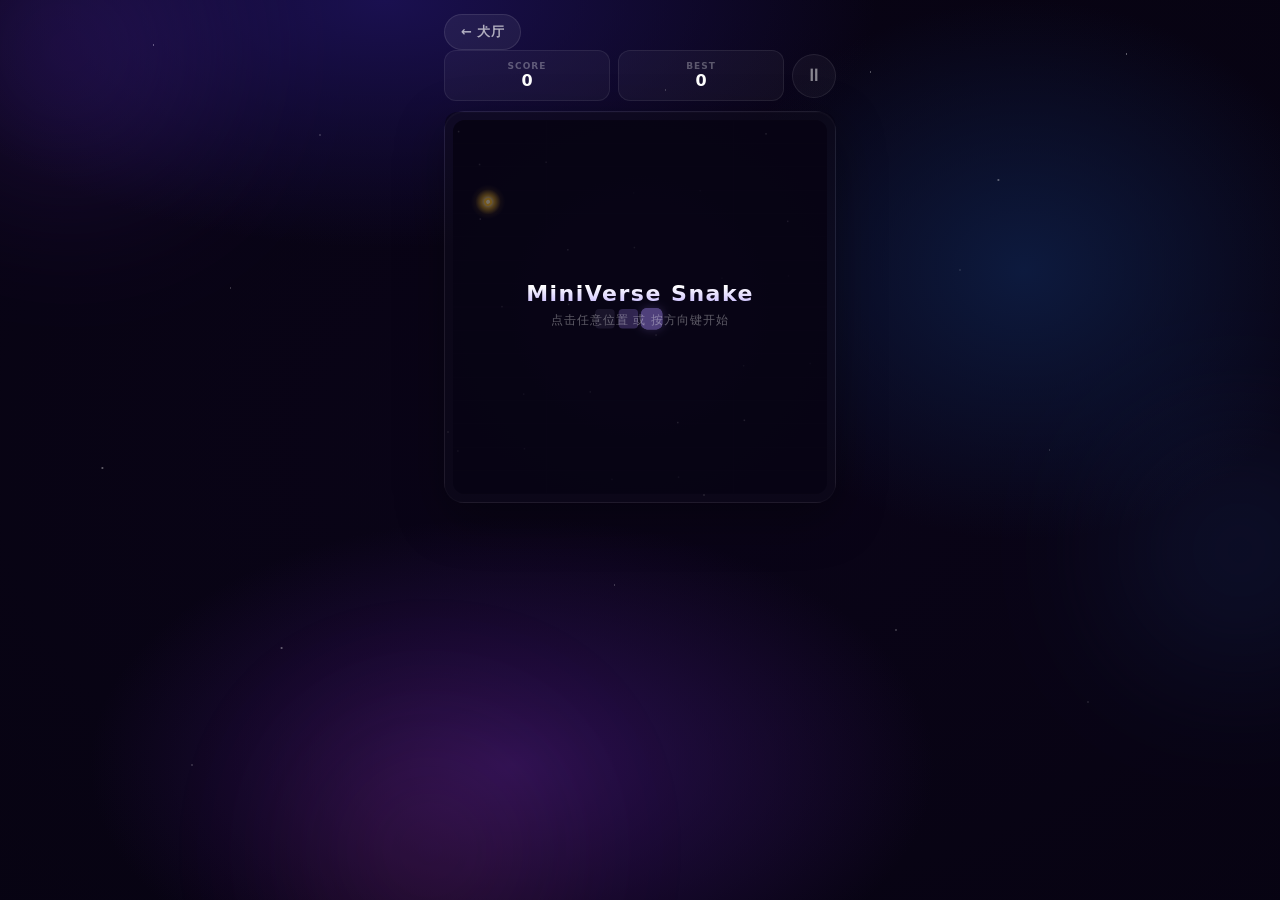
<file: games/snake/index.html>
<!DOCTYPE html>
<html lang="zh-CN">
<head>
<meta charset="UTF-8">
<meta name="viewport" content="width=device-width, initial-scale=1.0, user-scalable=no, viewport-fit=cover">
<title>贪吃蛇 - MiniVerse</title>
<link rel="stylesheet" href="../../shared/platform.css">
<style>
* { margin:0; padding:0; box-sizing:border-box; }

.u-hidden { display:none !important; }

body {
  font-family: var(--font-display);
  background: var(--bg-deep);
  min-height: 100dvh;
  display: flex; justify-content: center; align-items: flex-start;
  overflow-x: hidden;
  -webkit-user-select:none; user-select:none;
  -webkit-tap-highlight-color: transparent;
  touch-action: manipulation;
}

.view { position:relative; z-index:2; width:100%; max-width:420px; padding:14px; }

/* HUD */
.hud-bar {
  display: flex; align-items:center; gap:8px;
  margin-bottom: 10px;
}
.hud-item {
  flex:1; padding: 10px 6px; text-align:center;
  border-radius: var(--radius-sm);
  background: var(--glass-bg); border:1px solid var(--glass-border);
}
.hud-item .lbl { font-size:9px; font-weight:700; letter-spacing:1px; color:rgba(255,255,255,.3); text-transform:uppercase; }
.hud-item .val { font-size:16px; font-weight:900; color:#fff; transition: transform .15s var(--transition-smooth); }
.hud-item .val.pulse { transform: scale(1.2); }
.hud-pause {
  width:44px; height:44px; border-radius:50%;
  background: var(--glass-bg); border:1px solid var(--glass-border);
  cursor:pointer; font-size:18px; display:flex; align-items:center; justify-content:center;
  color:rgba(255,255,255,.5); flex-shrink:0;
  transition: background var(--transition-fast), transform var(--transition-fast);
}
.hud-pause:active { background:rgba(255,255,255,.14); transform:scale(.92); }

/* Canvas 容器 */
.canvas-wrap {
  position:relative;
  border-radius: 20px;
  padding: 8px;
  background: rgba(255,255,255,.03);
  border: 1px solid rgba(255,255,255,.06);
  box-shadow: 0 16px 48px rgba(0,0,0,.35), inset 0 1px 0 rgba(255,255,255,.04);
}
.canvas-wrap canvas {
  display:block; width:100%; aspect-ratio:1;
  border-radius: 12px;
  background: radial-gradient(ellipse at center, #120d28 0%, #080418 100%);
}

/* Ready 叠加层 */
.ready-overlay {
  position:absolute; inset:0; z-index:5;
  display:flex; flex-direction:column; align-items:center; justify-content:center;
  background: rgba(8,4,20,.55); border-radius:12px;
}
.ready-overlay .title {
  font-size:22px; font-weight:900; letter-spacing:1.5px;
  background: linear-gradient(180deg,#fff 20%,#c4b5fd 100%);
  -webkit-background-clip:text; -webkit-text-fill-color:transparent; background-clip:text;
  margin-bottom:6px;
}
.ready-overlay .hint { font-size:12px; color:rgba(255,255,255,.35); letter-spacing:1px; margin-bottom:4px; }
.ready-overlay .countdown {
  font-size:48px; font-weight:900; color:#fff; display:none;
  animation: cdPop .5s var(--transition-smooth);
}
@keyframes cdPop { 0%{transform:scale(1.8);opacity:0;} 100%{transform:scale(1);opacity:1;} }

/* 暂停遮罩 */
.pause-overlay {
  position:absolute; inset:0; z-index:5; display:none;
  flex-direction:column; align-items:center; justify-content:center;
  background: rgba(8,4,20,.6); backdrop-filter: blur(4px); border-radius:12px;
}
.pause-overlay .pause-text { font-size:28px; font-weight:900; color:#fff; letter-spacing:2px; margin-bottom:16px; }

/* 移动端方向键 */
.dpad {
  display:none; justify-content:center; margin-top:16px; user-select:none;
}
.dpad-grid {
  display:grid;
  grid-template-columns:64px 64px 64px;
  grid-template-rows:64px 64px 64px;
  gap:8px;
}
.dpad-btn {
  width:64px; height:64px; border-radius:18px;
  background: rgba(255,255,255,.06); border:1px solid rgba(255,255,255,.12);
  cursor:pointer; font-size:26px; display:flex; align-items:center; justify-content:center;
  color:rgba(255,255,255,.6);
  transition: background .1s ease, transform .1s ease, box-shadow .1s ease;
  -webkit-tap-highlight-color:transparent;
  touch-action:manipulation;
}
.dpad-btn:active {
  background:rgba(168,85,247,.3); border-color:rgba(168,85,247,.5);
  box-shadow:0 0 20px rgba(139,92,246,.4); transform:scale(.88);
}
.dpad-empty { width:64px; height:64px; }

/* Combo 提示 */
.combo-pop {
  position:fixed; top:40%; left:50%; transform:translate(-50%,-50%);
  font-size:28px; font-weight:900; color:#fbbf24;
  text-shadow:0 0 20px rgba(251,191,36,.5);
  pointer-events:none; z-index:30; opacity:0;
  animation: comboIn .7s ease-out forwards;
}
@keyframes comboIn {
  0%{opacity:0;transform:translate(-50%,-50%) scale(.5);}
  30%{opacity:1;transform:translate(-50%,-50%) scale(1.15);}
  100%{opacity:0;transform:translate(-50%,-65%) scale(1);}
}

/* NEW BEST 提示 */
.new-best {
  position:fixed; top:30%; left:50%; transform:translate(-50%,-50%);
  font-size:20px; font-weight:900; letter-spacing:2px;
  color:#fbbf24; text-shadow:0 0 24px rgba(251,191,36,.6);
  pointer-events:none; z-index:30; opacity:0;
  animation: comboIn 1s ease-out forwards;
}

@media (any-pointer: coarse) {
  .dpad { display:flex; }
  .view { padding-top:8px; }
  .canvas-wrap canvas { max-height:50vh; }
}
</style>
</head>
<body>

<div class="bg-space"></div><div class="bg-stars"></div>
<div class="glow-orb purple"></div><div class="glow-orb blue"></div><div class="glow-orb pink"></div>

<div class="view">
  <div class="back-pill" onclick="location.href='../../index.html'">← 大厅</div>

  <div class="hud-bar">
    <div class="hud-item"><div class="lbl">Score</div><div class="val" id="hudScore">0</div></div>
    <div class="hud-item"><div class="lbl">Best</div><div class="val" id="hudBest">0</div></div>
    <button class="hud-pause" id="btnPause" title="暂停">⏸</button>
  </div>

  <div class="canvas-wrap" id="canvasWrap">
    <canvas id="gameCanvas"></canvas>
    <div class="ready-overlay" id="readyOverlay" onclick="startCountdown()">
      <div class="title">MiniVerse Snake</div>
      <div class="hint" id="readyHint">点击任意位置 或 按方向键开始</div>
      <div class="countdown" id="countdownText"></div>
    </div>
    <div class="pause-overlay" id="pauseOverlay">
      <div class="pause-text">PAUSED</div>
      <button class="btn-primary" onclick="resumeGame()" style="width:180px;margin-bottom:8px">继续</button>
      <button class="btn-secondary" onclick="restartGame()" style="width:180px">重新开始</button>
    </div>
  </div>

  <div class="dpad" id="dpad">
    <div class="dpad-grid">
      <div class="dpad-empty"></div>
      <button class="dpad-btn" data-dir="up">↑</button>
      <div class="dpad-empty"></div>
      <button class="dpad-btn" data-dir="left">←</button>
      <div class="dpad-empty"></div>
      <button class="dpad-btn" data-dir="right">→</button>
      <div class="dpad-empty"></div>
      <button class="dpad-btn" data-dir="down">↓</button>
      <div class="dpad-empty"></div>
    </div>
  </div>
</div>

<div id="resultOverlay" class="modal-overlay u-hidden">
  <div class="modal-box">
    <div class="modal-icon">🎮</div>
    <div class="modal-title" id="resultTitle">游戏结束</div>
    <div class="modal-subtitle" id="resultSub"></div>
    <button class="btn-primary" onclick="restartGame()" style="margin-bottom:8px">再来一局</button>
    <button class="btn-secondary" onclick="location.href='../../index.html'" style="width:100%">返回大厅</button>
  </div>
</div>

<script>
/* ================================================================
   CONFIG — 所有可调参数
   ================================================================ */
const CONFIG = {
  grid: 16,
  cellSize: 0,
  canvasSize: 0,
  initialInterval: 130,
  minInterval: 60,
  speedStep: 8,
  speedEvery: 5,
  comboThreshold: 2,
  starCount: 25,
  particlePerFood: 14,
  particlePerDeath: 8,
  deathDelay: 40,
};

/* ================================================================
   STORAGE
   ================================================================ */
const STORAGE = {
  get(k, d)   { const v = localStorage.getItem('snake_'+k); return v !== null ? JSON.parse(v) : d; },
  set(k, v)   { localStorage.setItem('snake_'+k, JSON.stringify(v)); },
  best()      { return this.get('best_score', 0); },
  setBest(v)  { this.set('best_score', v); },
  games()     { return this.get('total_games', 0); },
  incGames()  { this.set('total_games', this.games() + 1); },
  food()      { return this.get('total_food', 0); },
  addFood(n)  { this.set('total_food', this.food() + n); },
  playTime()  { return this.get('play_time', 0); },
  addTime(s)  { this.set('play_time', this.playTime() + s); },
};

/* ================================================================
   GAME STATE — 统一状态机
   ================================================================ */
const STATE = { BOOT:0, READY:1, COUNTDOWN:2, PLAYING:3, PAUSED:4, GAME_OVER:5, RESULT:6 };
let gs = STATE.BOOT;
let score = 0, comboCount = 0, foodEatenThisGame = 0, gameStartTime = 0;
let tickInterval = CONFIG.initialInterval;
let lastTick = 0, tickAccum = 0;

/* ================================================================
   CANVAS
   ================================================================ */
const canvas = document.getElementById('gameCanvas');
const ctx = canvas.getContext('2d');
let cw = 0, ch = 0;

function resizeCanvas() {
  const wrap = document.getElementById('canvasWrap');
  const dpadVisible = getComputedStyle(document.getElementById('dpad')).display !== 'none';
  const maxW = Math.min(wrap.clientWidth - 16, 420);
  const maxH = dpadVisible ? Math.min(maxW, window.innerHeight * 0.45) : maxW;
  const w = Math.floor(maxH);
  canvas.style.width = w + 'px';
  canvas.style.height = w + 'px';
  const dpr = devicePixelRatio || 1;
  canvas.width = w * dpr;
  canvas.height = w * dpr;
  ctx.setTransform(1,0,0,1,0,0);
  ctx.scale(dpr, dpr);
  cw = w; ch = w;
  CONFIG.canvasSize = w;
  CONFIG.cellSize = w / CONFIG.grid;
}

/* ================================================================
   INPUT
   ================================================================ */
let dir = { x:1, y:0 }, nextDir = { x:1, y:0 };

function setDir(dx, dy) {
  if (gs === STATE.READY) startCountdown();
  if (gs !== STATE.PLAYING && gs !== STATE.READY) return;
  if (dx === -dir.x && dy === -dir.y && snake.length > 1) return;
  nextDir = { x:dx, y:dy };
}

document.addEventListener('keydown', e => {
  if (e.key === 'Escape') { if (gs===STATE.PLAYING) pauseGame(); else if (gs===STATE.PAUSED) resumeGame(); return; }
  if (e.key === ' ' || e.key === 'Enter') { if (gs===STATE.READY) startCountdown(); return; }
  const map = { ArrowUp:[0,-1], ArrowDown:[0,1], ArrowLeft:[-1,0], ArrowRight:[1,0], w:[0,-1], s:[0,1], a:[-1,0], d:[1,0], W:[0,-1], S:[0,1], A:[-1,0], D:[1,0] };
  const d = map[e.key];
  if (d) { e.preventDefault(); setDir(d[0], d[1]); }
});

document.querySelectorAll('.dpad-btn').forEach(b => {
  b.addEventListener('pointerdown', e => { e.preventDefault(); const m={up:[0,-1],down:[0,1],left:[-1,0],right:[1,0]}; const d=m[b.dataset.dir]; if(d) setDir(d[0],d[1]); });
});

/* ================================================================
   SNAKE
   ================================================================ */
let snake = [];
let snakeTrail = [];

function initSnake() {
  const g = CONFIG.grid;
  const mx = Math.floor(g/2), my = Math.floor(g/2);
  snake = [{x:mx,y:my},{x:mx-1,y:my},{x:mx-2,y:my}];
  snake.forEach(s => { s.px=s.x; s.py=s.y; });
  dir = {x:1,y:0}; nextDir = {x:1,y:0};
  snakeTrail = [];
}

function moveSnake() {
  dir = { ...nextDir };
  const head = snake[0];
  const newHead = { x: head.x + dir.x, y: head.y + dir.y, px: head.x, py: head.y };

  if (newHead.x < 0 || newHead.x >= CONFIG.grid || newHead.y < 0 || newHead.y >= CONFIG.grid) {
    return 'wall';
  }
  if (snake.some(s => s.x === newHead.x && s.y === newHead.y)) {
    return 'self';
  }

  snake.unshift(newHead);
  snake.forEach(s => { s.px = s.x; s.py = s.y; });

  if (newHead.x === foodPos.x && newHead.y === foodPos.y) {
    eatFood();
  } else {
    const tail = snake.pop();
    snakeTrail.push({ ...tail, life: 1 });
  }

  return 'ok';
}

/* ================================================================
   FOOD
   ================================================================ */
let foodPos = { x:0, y:0 };
let foodAngle = 0, foodGlowPhase = 0;
let foodParticles = [];

function spawnFood() {
  const g = CONFIG.grid;
  let x, y;
  do { x = Math.floor(Math.random()*g); y = Math.floor(Math.random()*g); }
  while (snake.some(s => s.x === x && s.y === y));
  foodPos = { x, y };
  foodAngle = 0;
}

function eatFood() {
  comboCount++;
  foodEatenThisGame++;
  score += Math.max(1, Math.floor(comboCount / CONFIG.comboThreshold)) * 10;

  const bonus = Math.floor(comboCount / CONFIG.comboThreshold);
  if (bonus > 1) showCombo(bonus);

  spawnFoodParticles(foodPos.x, foodPos.y);
  spawnFood();

  if (foodEatenThisGame % CONFIG.speedEvery === 0) {
    tickInterval = Math.max(CONFIG.minInterval, tickInterval - CONFIG.speedStep);
  }

  pulseHUD();
}

/* ================================================================
   PARTICLES
   ================================================================ */
let particles = [];

function spawnFoodParticles(gx, gy) {
  const cx = (gx + .5) * CONFIG.cellSize, cy = (gy + .5) * CONFIG.cellSize;
  for (let i = 0; i < CONFIG.particlePerFood; i++) {
    const a = Math.random()*Math.PI*2, s = 40+Math.random()*100;
    particles.push({ x:cx, y:cy, vx:Math.cos(a)*s, vy:Math.sin(a)*s, life:1, decay:1.5+Math.random()*2, size:1.5+Math.random()*3, color:'#fbbf24' });
  }
}

function spawnDeathParticles(gx, gy, alpha) {
  const cx = (gx + .5) * CONFIG.cellSize, cy = (gy + .5) * CONFIG.cellSize;
  const r = 139 + Math.floor(92 * alpha), g = 92 + Math.floor(154 * alpha), b = 246;
  const color = `rgba(${r},${g},${b},1)`;
  for (let i = 0; i < CONFIG.particlePerDeath; i++) {
    const a = Math.random()*Math.PI*2, s = 20+Math.random()*60;
    particles.push({ x:cx, y:cy, vx:Math.cos(a)*s, vy:Math.sin(a)*s, life:1, decay:1+Math.random()*1.5, size:2+Math.random()*3, color });
  }
}

function updateParticles(dt) {
  for (let i = particles.length-1; i >= 0; i--) {
    const p = particles[i];
    p.x += p.vx * dt; p.y += p.vy * dt;
    p.life -= p.decay * dt;
    if (p.life <= 0) particles.splice(i, 1);
  }
  snakeTrail = snakeTrail.filter(t => { t.life -= 2*dt; return t.life > 0; });
}

function drawParticles() {
  for (const p of particles) {
    ctx.globalAlpha = p.life;
    ctx.fillStyle = p.color;
    ctx.beginPath(); ctx.arc(p.x, p.y, p.size, 0, Math.PI*2); ctx.fill();
  }
  for (const t of snakeTrail) {
    ctx.globalAlpha = t.life * .4;
    ctx.fillStyle = '#8b5cf6';
    const s = CONFIG.cellSize;
    ctx.fillRect(t.x*s+1, t.y*s+1, s-2, s-2);
  }
  ctx.globalAlpha = 1;
}

/* ================================================================
   RENDERER
   ================================================================ */
function drawBackground() {
  ctx.fillStyle = 'rgba(8,4,20,.85)';
  ctx.fillRect(0,0,cw,ch);
  ctx.strokeStyle = 'rgba(255,255,255,.02)';
  ctx.lineWidth = .5;
  for (let i=0;i<=CONFIG.grid;i++) {
    const p = i*CONFIG.cellSize;
    ctx.beginPath(); ctx.moveTo(p,0); ctx.lineTo(p,ch); ctx.stroke();
    ctx.beginPath(); ctx.moveTo(0,p); ctx.lineTo(cw,p); ctx.stroke();
  }
  // 星点
  const seed = 42;
  for (let i=0;i<CONFIG.starCount;i++) {
    const sx = ((seed*i*7+13)%1000)/1000*cw, sy = ((seed*i*11+29)%1000)/1000*ch;
    ctx.fillStyle = 'rgba(255,255,255,'+(.15+.1*Math.sin(Date.now()/2000+i))+' )';
    ctx.fillRect(sx, sy, 1.5, 1.5);
  }
}

function drawSnake(interp) {
  const s = CONFIG.cellSize;
  for (let i = snake.length-1; i >= 0; i--) {
    const seg = snake[i];
    const px = seg.px + (seg.x - seg.px) * interp;
    const py = seg.py + (seg.y - seg.py) * interp;

    const t = snake.length > 1 ? i / (snake.length - 1) : 0;
    const r = Math.round(139 + t * 28);
    const g = Math.round(92 + t * 60);
    const b = Math.round(246 - t * 30);
    const alpha = 1 - t * .75;

    ctx.fillStyle = i === 0
      ? '#a78bfa'
      : `rgba(${r},${g},${b},${alpha})`;

    const pad = i === 0 ? 1 : 2;
    roundRect(px * s + pad, py * s + pad, s - pad*2, s - pad*2, i === 0 ? 6 : 4);
    ctx.fill();

    if (i === 0) {
      ctx.shadowColor = 'rgba(167,139,250,.5)';
      ctx.shadowBlur = 10;
      ctx.fill();
      ctx.shadowBlur = 0;
    }
  }
}

function drawFood() {
  const s = CONFIG.cellSize;
  const cx = (foodPos.x + .5) * s, cy = (foodPos.y + .5) * s;
  foodAngle += .02;
  foodGlowPhase += .04;

  const glowR = 8 + Math.sin(foodGlowPhase) * 4;
  const grd = ctx.createRadialGradient(cx, cy, 2, cx, cy, glowR+6);
  grd.addColorStop(0, 'rgba(255,255,255,.9)');
  grd.addColorStop(.3, 'rgba(251,191,36,.7)');
  grd.addColorStop(.7, 'rgba(251,191,36,.1)');
  grd.addColorStop(1, 'rgba(251,191,36,0)');
  ctx.fillStyle = grd;
  ctx.beginPath(); ctx.arc(cx, cy, glowR+6, 0, Math.PI*2); ctx.fill();

  ctx.save();
  ctx.translate(cx, cy);
  ctx.rotate(foodAngle);
  ctx.fillStyle = '#fbbf24';
  ctx.beginPath(); ctx.arc(0, 0, 4, 0, Math.PI*2); ctx.fill();
  ctx.fillStyle = '#fef3c7';
  ctx.beginPath(); ctx.arc(0, 0, 2, 0, Math.PI*2); ctx.fill();
  ctx.restore();
}

function roundRect(x, y, w, h, r) {
  ctx.beginPath();
  ctx.moveTo(x+r, y); ctx.lineTo(x+w-r, y);
  ctx.arcTo(x+w, y, x+w, y+r, r);
  ctx.lineTo(x+w, y+h-r); ctx.arcTo(x+w, y+h, x+w-r, y+h, r);
  ctx.lineTo(x+r, y+h); ctx.arcTo(x, y+h, x, y+h-r, r);
  ctx.lineTo(x, y+r); ctx.arcTo(x, y, x+r, y, r);
  ctx.closePath();
}

/* ================================================================
   HUD
   ================================================================ */
function updateHUD() {
  document.getElementById('hudScore').textContent = score;
  document.getElementById('hudBest').textContent = STORAGE.best();
}

function pulseHUD() {
  const el = document.getElementById('hudScore');
  el.classList.add('pulse');
  setTimeout(() => el.classList.remove('pulse'), 150);
}

function showCombo(n) {
  const el = document.createElement('div');
  el.className = 'combo-pop';
  el.textContent = 'Combo ×' + n;
  el.style.top = '35%';
  document.body.appendChild(el);
  setTimeout(() => el.remove(), 700);
}

function showNewBest() {
  const el = document.createElement('div');
  el.className = 'new-best';
  el.textContent = 'NEW BEST!';
  document.body.appendChild(el);
  setTimeout(() => el.remove(), 1000);
}

/* ================================================================
   MODAL
   ================================================================ */
function showResult() {
  gs = STATE.RESULT;
  const isNewBest = score > 0 && score >= STORAGE.best();
  if (isNewBest) { STORAGE.setBest(score); showNewBest(); }
  STORAGE.incGames();
  STORAGE.addFood(foodEatenThisGame);
  STORAGE.addTime(Math.floor((Date.now() - gameStartTime) / 1000));
  updateHUD();

  document.getElementById('resultTitle').textContent = isNewBest ? '🏆 新纪录！' : '游戏结束';
  document.getElementById('resultSub').innerHTML = `
    <div style="display:flex;justify-content:center;gap:20px;margin:8px 0">
      <div style="text-align:center"><div style="font-size:20px;font-weight:900;color:#fff">${score}</div><div style="font-size:10px;color:rgba(255,255,255,.35)">Score</div></div>
      <div style="text-align:center"><div style="font-size:20px;font-weight:900;color:#fbbf24">${STORAGE.best()}</div><div style="font-size:10px;color:rgba(255,255,255,.35)">Best</div></div>
      <div style="text-align:center"><div style="font-size:20px;font-weight:900;color:#fff">${foodEatenThisGame}</div><div style="font-size:10px;color:rgba(255,255,255,.35)">Food</div></div>
    </div>
  `;
  document.getElementById('resultOverlay').classList.remove('u-hidden');
}

/* ================================================================
   STATE MACHINE
   ================================================================ */
function startCountdown() {
  if (gs !== STATE.READY) return;
  gs = STATE.COUNTDOWN;
  const cdEl = document.getElementById('countdownText');
  const hintEl = document.getElementById('readyHint');
  hintEl.style.display = 'none';
  cdEl.style.display = 'block';

  let count = 3;
  cdEl.textContent = count;
  const iv = setInterval(() => {
    count--;
    if (count > 0) { cdEl.textContent = count; cdEl.style.animation = 'none'; cdEl.offsetHeight; cdEl.style.animation = 'cdPop .5s var(--transition-smooth)'; }
    else if (count === 0) { cdEl.textContent = 'GO!'; cdEl.style.animation = 'none'; cdEl.offsetHeight; cdEl.style.animation = 'cdPop .5s var(--transition-smooth)'; }
    else { clearInterval(iv); cdEl.style.display = 'none'; hintEl.style.display = ''; document.getElementById('readyOverlay').style.display = 'none'; startPlaying(); }
  }, 500);
}

function startPlaying() {
  gs = STATE.PLAYING;
  gameStartTime = Date.now();
  lastTick = performance.now();
  tickAccum = 0;
  document.getElementById('btnPause').style.display = '';
}

function pauseGame() {
  if (gs !== STATE.PLAYING) return;
  gs = STATE.PAUSED;
  document.getElementById('pauseOverlay').style.display = 'flex';
}

function resumeGame() {
  if (gs !== STATE.PAUSED) return;
  gs = STATE.PLAYING;
  lastTick = performance.now();
  tickAccum = 0;
  document.getElementById('pauseOverlay').style.display = 'none';
}

let deathTimer = null;

function triggerGameOver() {
  gs = STATE.GAME_OVER;
  document.getElementById('btnPause').style.display = 'none';

  let i = snake.length - 1;
  deathTimer = setInterval(() => {
    if (i < 0) { clearInterval(deathTimer); deathTimer = null; showResult(); return; }
    const seg = snake[i];
    const alpha = snake.length > 1 ? 1 - i / (snake.length - 1) : 1;
    spawnDeathParticles(seg.x, seg.y, alpha);
    snake.splice(i, 1);
    i--;
  }, CONFIG.deathDelay);
}

function restartGame() {
  clearInterval(deathTimer);
  deathTimer = null;
  document.getElementById('resultOverlay').classList.add('u-hidden');
  document.getElementById('pauseOverlay').style.display = 'none';
  document.getElementById('readyOverlay').style.display = 'flex';
  document.getElementById('readyHint').style.display = '';
  document.getElementById('countdownText').style.display = 'none';
  document.getElementById('btnPause').style.display = '';
  score = 0; comboCount = 0; foodEatenThisGame = 0;
  tickInterval = CONFIG.initialInterval;
  particles = []; snakeTrail = [];
  initSnake(); spawnFood();
  updateHUD();
  gs = STATE.READY;
}

/* ================================================================
   GAME LOOP
   ================================================================ */
function gameLoop(ts) {
  requestAnimationFrame(gameLoop);
  if (gs !== STATE.PLAYING && gs !== STATE.GAME_OVER) { drawFrame(0); return; }

  const dt = Math.min((ts - lastTick) / 1000, .2);
  lastTick = ts;

  if (gs === STATE.PLAYING) {
    tickAccum += dt;
    while (tickAccum >= tickInterval / 1000) {
      tickAccum -= tickInterval / 1000;
      const result = moveSnake();
      if (result !== 'ok') { triggerGameOver(); break; }
    }
  }

  updateParticles(dt);
  const interp = tickInterval > 0 ? Math.min(tickAccum / (tickInterval / 1000), 1) : 1;
  drawFrame(interp);
}

function drawFrame(interp) {
  ctx.clearRect(0, 0, cw, ch);
  drawBackground();
  if (gs !== STATE.BOOT) {
    drawSnake(interp || 0);
    drawFood();
  }
  drawParticles();
}

/* ================================================================
   INIT
   ================================================================ */
function init() {
  resizeCanvas();
  initSnake();
  spawnFood();
  updateHUD();
  gs = STATE.READY;
  requestAnimationFrame(gameLoop);
}

window.addEventListener('resize', () => {
  resizeCanvas();
  CONFIG.cellSize = CONFIG.canvasSize / CONFIG.grid;
});

document.getElementById('btnPause').addEventListener('click', () => {
  if (gs === STATE.PLAYING) pauseGame();
});

init();
</script>
</body>
</html>
</file>
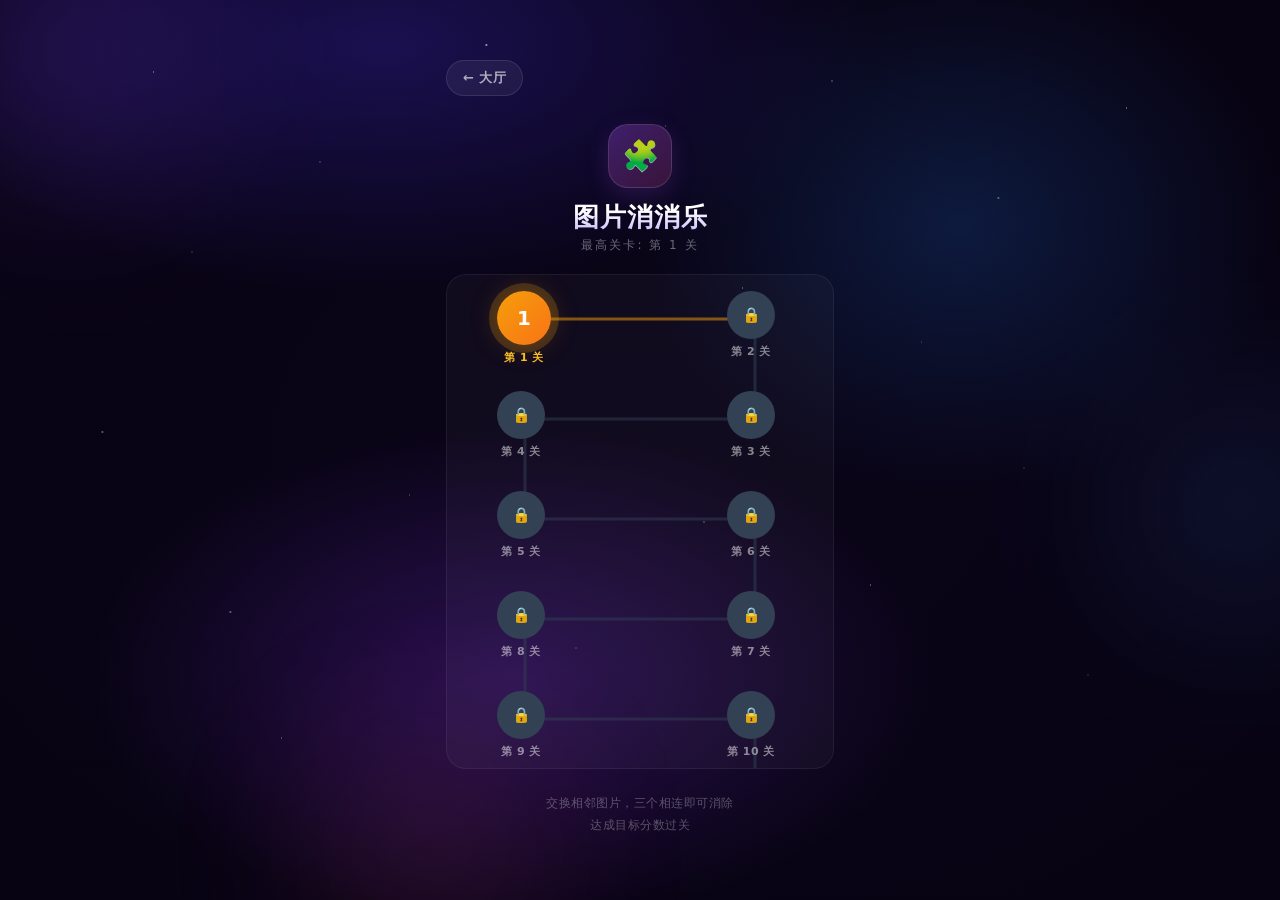
<file: match3.html>
<!DOCTYPE html>
<html lang="zh-CN">
<head>
<meta charset="UTF-8">
<meta name="viewport" content="width=device-width, initial-scale=1.0, user-scalable=no, viewport-fit=cover">
<title>图片消消乐</title>
<style>
/* ================================================================
   GAME UI DESIGN SYSTEM - "Candy Night"
   ================================================================ */
* { margin:0; padding:0; box-sizing:border-box; }

body {
  font-family: "MiSans","HarmonyOS Sans","PingFang SC",system-ui,sans-serif;
  background: #0f0823;
  min-height: 100dvh;
  display: flex; justify-content: center; align-items: center;
  overflow-x: hidden;
  -webkit-user-select:none; user-select:none;
  -webkit-tap-highlight-color: transparent;
  touch-action: manipulation;
}

/* ---- 深空背景 ---- */
.bg-space {
  position: fixed; inset:0; z-index:0;
  background:
    radial-gradient(ellipse 70% 50% at 30% 5%, #1a1050 0%, transparent 55%),
    radial-gradient(ellipse 50% 60% at 75% 25%, #0d1a3e 0%, transparent 50%),
    radial-gradient(ellipse 60% 50% at 40% 75%, #2a1050 0%, transparent 55%),
    radial-gradient(ellipse 100% 100% at 50% 50%, #0a0418 0%, #060310 100%);
}

/* 星点 */
.bg-stars {
  position: fixed; inset:0; z-index:0;
  background-image:
    radial-gradient(1px 1px at 12% 8%, rgba(255,255,255,.7), transparent),
    radial-gradient(1px 1px at 25% 18%, rgba(255,255,255,.5), transparent),
    radial-gradient(1.5px 1.5px at 38% 5%, rgba(255,255,255,.8), transparent),
    radial-gradient(1px 1px at 52% 14%, rgba(255,255,255,.4), transparent),
    radial-gradient(1px 1px at 65% 9%, rgba(255,255,255,.6), transparent),
    radial-gradient(1.5px 1.5px at 78% 22%, rgba(255,255,255,.5), transparent),
    radial-gradient(1px 1px at 88% 12%, rgba(255,255,255,.7), transparent),
    radial-gradient(1px 1px at 15% 28%, rgba(255,255,255,.4), transparent),
    radial-gradient(1px 1px at 42% 35%, rgba(255,255,255,.5), transparent),
    radial-gradient(1px 1px at 58% 32%, rgba(255,255,255,.6), transparent),
    radial-gradient(1px 1px at 72% 38%, rgba(255,255,255,.3), transparent),
    radial-gradient(1.5px 1.5px at 8% 48%, rgba(255,255,255,.5), transparent),
    radial-gradient(1px 1px at 32% 55%, rgba(255,255,255,.4), transparent),
    radial-gradient(1px 1px at 55% 58%, rgba(255,255,255,.6), transparent),
    radial-gradient(1px 1px at 80% 52%, rgba(255,255,255,.3), transparent),
    radial-gradient(1.5px 1.5px at 18% 68%, rgba(255,255,255,.5), transparent),
    radial-gradient(1px 1px at 45% 72%, rgba(255,255,255,.4), transparent),
    radial-gradient(1px 1px at 68% 65%, rgba(255,255,255,.6), transparent),
    radial-gradient(1px 1px at 85% 75%, rgba(255,255,255,.3), transparent),
    radial-gradient(1px 1px at 22% 82%, rgba(255,255,255,.5), transparent);
}

/* 光晕 */
.glow-orb {
  position: fixed; border-radius:50%; pointer-events:none; z-index:0; filter:blur(90px);
}
.glow-orb.purple { width:260px; height:260px; background:#7c3aed; opacity:.22; top:-80px; left:-60px; }
.glow-orb.blue   { width:200px; height:200px; background:#3b82f6; opacity:.18; top:45%; right:-60px; }
.glow-orb.pink   { width:220px; height:220px; background:#ec4899; opacity:.16; bottom:-60px; left:25%; }

/* =============================================================
   SHARED
   ============================================================= */
.fade-view {
  transition: opacity .3s ease, transform .3s ease;
}
.fade-view.hidden {
  opacity:0; transform:translateY(10px); pointer-events:none;
}

.back-pill {
  display: inline-flex; align-items:center; gap:4px;
  padding: 8px 16px; border-radius: 50px;
  font-size:13px; font-weight:700; letter-spacing:.5px;
  color: rgba(255,255,255,.65);
  background: rgba(255,255,255,.06);
  border: 1px solid rgba(255,255,255,.1);
  cursor: pointer;
  transition: all .2s ease;
  margin-bottom: 8px;
}
.back-pill:active { background: rgba(255,255,255,.14); color:#fff; }

/* =============================================================
   MAP VIEW
   ============================================================= */
.map-container {
  width:100%; max-width:420px; padding:16px;
  position:relative; z-index:2;
}

.map-header-block {
  text-align: center;
  padding: 20px 0 8px;
}

.map-game-icon {
  width: 64px; height: 64px;
  margin: 0 auto 12px;
  background: linear-gradient(135deg, rgba(168,85,247,.3), rgba(236,72,153,.2));
  border: 1px solid rgba(255,255,255,.12);
  border-radius: 20px;
  display: flex; align-items:center; justify-content:center;
  font-size: 30px;
  box-shadow: 0 8px 24px rgba(168,85,247,.18);
}

.map-game-title {
  font-size: 26px; font-weight:900; letter-spacing: 1px;
  background: linear-gradient(180deg, #fff 30%, #c4b5fd 100%);
  -webkit-background-clip:text; -webkit-text-fill-color:transparent;
  background-clip:text;
}

.map-game-sub {
  font-size:12px; color:rgba(255,255,255,.4); letter-spacing:2px; margin-top:2px;
}

/* 地图滚动区 */
.map-scroll {
  position:relative;
  margin: 12px 0;
  border-radius: 20px;
  background: rgba(255,255,255,.03);
  border: 1px solid rgba(255,255,255,.06);
  max-height: 55vh;
  overflow-y: auto;
  -webkit-overflow-scrolling: touch;
}

.map-path {
  position:relative;
  min-height: 300px;
}

/* 关卡节点 */
.level-node {
  position: absolute;
  display: flex; flex-direction:column; align-items:center;
  z-index: 1;
}

.level-dot {
  width: 48px; height: 48px;
  border-radius: 50%;
  display: flex; align-items:center; justify-content:center;
  font-size: 15px; font-weight:900; color: #fff;
  cursor: pointer;
  transition: transform .2s ease, box-shadow .2s ease;
  position: relative;
}

.level-dot:active { transform: scale(.9); }

/* 已完成 */
.level-node.done .level-dot {
  background: linear-gradient(135deg, #22c55e, #16a34a);
  box-shadow: 0 0 0 5px rgba(34,197,94,.2);
}
/* 当前 */
.level-node.current .level-dot {
  width: 54px; height: 54px;
  font-size: 20px;
  background: linear-gradient(135deg, #f59e0b, #f97316);
  box-shadow: 0 0 0 8px rgba(245,158,11,.2), 0 0 28px rgba(245,158,11,.25);
  animation: nodePulse 1.8s ease-in-out infinite;
}
/* 锁定 */
.level-node.locked .level-dot {
  background: #334155;
  color: #64748b;
  cursor: default;
}

@keyframes nodePulse {
  0%,100% { box-shadow: 0 0 0 8px rgba(245,158,11,.2), 0 0 28px rgba(245,158,11,.25); }
  50%      { box-shadow: 0 0 0 14px rgba(245,158,11,.06), 0 0 40px rgba(245,158,11,.15); }
}

.level-label {
  font-size: 11px; font-weight:700; margin-top: 5px;
  color: rgba(255,255,255,.5); letter-spacing: .5px;
}
.level-node.current .level-label { color: #fbbf24; }

.level-stars {
  display: flex; gap: 2px; margin-top: 2px; font-size: 10px;
}
.level-star { color: rgba(255,255,255,.15); }
.level-star.filled { color: #fbbf24; }

/* 地图底部提示 */
.map-tip {
  text-align: center;
  font-size: 12px; color: rgba(255,255,255,.3);
  letter-spacing: .5px; line-height: 1.8;
  padding: 12px 20px 4px;
}

/* =============================================================
   GAME VIEW
   ============================================================= */
.game-view {
  width:100%; max-width:420px; padding:14px;
  position:relative; z-index:2;
}

/* HUD 顶部栏 */
.hud-top {
  display: flex; align-items:center; gap: 10px;
  margin-bottom: 10px;
}

.hud-pill {
  flex:1;
  padding: 12px 14px;
  border-radius: 16px;
  background: rgba(255,255,255,.05);
  border: 1px solid rgba(255,255,255,.08);
  text-align: center;
}

.hud-pill .hud-label {
  font-size: 10px; font-weight:700;
  color: rgba(255,255,255,.35); letter-spacing: 1px;
  text-transform: uppercase;
  margin-bottom: 2px;
}

.hud-pill .hud-value {
  font-size: 18px; font-weight:900;
  color: #fff; letter-spacing: .5px;
}

.hud-pill.level-pill { border-color: rgba(168,85,247,.25); }
.hud-pill.score-pill { border-color: rgba(59,130,246,.25); }
.hud-pill.steps-pill { border-color: rgba(245,158,11,.25); }

/* 步数进度条 */
.steps-bar-wrap {
  margin-bottom: 12px;
  height: 5px; border-radius: 3px;
  background: rgba(255,255,255,.06);
  overflow: hidden;
}
.steps-fill {
  height: 100%; border-radius:3px;
  background: linear-gradient(90deg, #f97316, #fbbf24);
  transition: width .4s ease;
}

/* 棋盘 */
.board-wrapper {
  position: relative;
  border-radius: 20px;
  padding: 10px;
  background: rgba(255,255,255,.04);
  border: 1px solid rgba(255,255,255,.08);
  box-shadow: 0 16px 48px rgba(0,0,0,.35), inset 0 1px 0 rgba(255,255,255,.04);
}

.board {
  display: grid;
  grid-template-columns: repeat(6,1fr);
  grid-template-rows: repeat(6,1fr);
  gap: 4px;
  border-radius: 14px;
  touch-action: none;
}

/* 棋子 */
.cell {
  aspect-ratio: 1;
  border-radius: 12px;
  overflow: hidden;
  position: relative;
  transition: transform .18s ease-in-out, opacity .2s ease, box-shadow .2s ease;
  box-shadow: 0 3px 8px rgba(0,0,0,.25);
}

.cell img { width:100%; height:100%; object-fit:cover; display:block; }

.cell.selected {
  transform: scale(1.07);
  box-shadow: 0 0 0 3px #a78bfa, 0 4px 16px rgba(139,92,246,.4);
  z-index:2;
}

.cell.swapping { opacity: .45; transform: scale(.88); }
.cell.removing  { opacity: 0; transform: scale(.25) rotate(12deg); }

#particleCanvas {
  position: absolute; top:0; left:0;
  width:100%; height:100%;
  pointer-events:none; z-index:3;
}

/* =============================================================
   ANIMATIONS
   ============================================================= */
@keyframes dropBounce {
  0%   { transform: translateY(-60px); opacity: 0; }
  45%  { transform: translateY(6px); opacity: 1; }
  65%  { transform: translateY(-4px); }
  80%  { transform: translateY(2px); }
  100% { transform: translateY(0); }
}
.cell.drop-in { animation: dropBounce .4s ease-out forwards; }

@keyframes shake {
  0%,100% { transform: translateX(0); }
  15% { transform: translateX(-8px); }
  30% { transform: translateX(8px); }
  45% { transform: translateX(-5px); }
  60% { transform: translateX(5px); }
  75% { transform: translateX(-2px); }
}
.board.shake { animation: shake .5s ease-out; }
.board.grayout { filter: grayscale(1) brightness(.55); transition: filter .4s ease; }

/* Combo 弹出 */
.combo-popup {
  position: fixed;
  top: 50%; left: 50%;
  transform: translate(-50%,-50%);
  font-size: 38px; font-weight:900; letter-spacing:-.5px;
  pointer-events: none; z-index:20;
  animation: comboIn .7s ease-out forwards;
}
@keyframes comboIn {
  0%   { opacity:0; transform:translate(-50%,-50%) scale(.2); }
  35%  { opacity:1; transform:translate(-50%,-50%) scale(1.15); }
  100% { opacity:0; transform:translate(-50%,-60%) scale(1); }
}

/* 得分数值 */
.score-float {
  position: fixed;
  pointer-events:none; z-index:20;
  font-size: 18px; font-weight:900;
  color: #fbbf24;
  text-shadow: 0 1px 4px rgba(0,0,0,.3);
  animation: floatUp .9s ease-out forwards;
}
@keyframes floatUp {
  0%   { opacity:1; transform:translateY(0) scale(1); }
  100% { opacity:0; transform:translateY(-48px) scale(1.15); }
}

/* 胜利纸屑 */
.win-particle {
  position: fixed; pointer-events:none; z-index:150; border-radius:3px;
  animation: confettiFall 1.3s ease-out forwards;
}
@keyframes confettiFall {
  0%   { opacity:1; transform:translateY(0) rotate(0deg) scale(1); }
  100% { opacity:0; transform:translateY(110vh) rotate(720deg) scale(.25); }
}

/* =============================================================
   MODALS
   ============================================================= */
.overlay {
  position: fixed; inset:0; z-index:100;
  background: rgba(0,0,0,.55);
  backdrop-filter: blur(8px);
  -webkit-backdrop-filter: blur(8px);
  display: flex; justify-content:center; align-items:center;
}

.modal {
  width: 290px;
  padding: 34px 24px 26px;
  border-radius: 24px;
  text-align: center;
  background: rgba(30,20,60,.9);
  border: 1px solid rgba(255,255,255,.12);
  box-shadow: 0 24px 56px rgba(0,0,0,.5);
}

.modal .icon { font-size: 48px; margin-bottom: 10px; }

.modal .title {
  font-size: 22px; font-weight:900; letter-spacing:.5px;
  color: #fff;
  margin-bottom: 6px;
}

.modal .subtitle {
  font-size: 13px; color: rgba(255,255,255,.5);
  margin-bottom: 22px; line-height: 1.6;
}

.modal button {
  width: 100%; padding: 15px;
  border: none; border-radius: 16px;
  font-size: 16px; font-weight:800; letter-spacing:1px;
  color: #fff;
  background: linear-gradient(180deg, #a78bfa, #7c3aed);
  box-shadow: 0 6px 0 #5b21b6, 0 8px 20px rgba(124,58,237,.35);
  cursor: pointer;
  transition: transform .1s ease, box-shadow .1s ease;
  position: relative;
}
.modal button:active {
  transform: translateY(3px);
  box-shadow: 0 3px 0 #5b21b6, 0 4px 12px rgba(124,58,237,.25);
}

/* 星级 */
.stars-row { display:flex; justify-content:center; gap:8px; margin: 8px 0 4px; }
.star { font-size: 28px; transition: transform .3s ease, opacity .3s ease; }
.star.empty { opacity:.2; filter:grayscale(1); }
.star.earned {
  animation: starPop .4s ease-out forwards;
  color: #fbbf24;
}
@keyframes starPop {
  0% { transform:scale(0); }
  60% { transform:scale(1.35); }
  100% { transform:scale(1); }
}
</style>
</head>
<body>

<div class="bg-space"></div>
<div class="bg-stars"></div>
<div class="glow-orb purple"></div>
<div class="glow-orb blue"></div>
<div class="glow-orb pink"></div>

<!-- ========== 关卡地图 ========== -->
<div class="map-container fade-view" id="mapView">
  <div class="back-pill" onclick="location.href='index.html'">
    ← 大厅
  </div>
  <div class="map-header-block">
    <div class="map-game-icon">🧩</div>
    <div class="map-game-title">图片消消乐</div>
    <div class="map-game-sub" id="maxLevelText">最高关卡: 第 1 关</div>
  </div>
  <div class="map-scroll">
    <div class="map-path" id="mapPath"></div>
  </div>
  <div class="map-tip">
    交换相邻图片，三个相连即可消除<br>达成目标分数过关
  </div>
</div>

<!-- ========== 游戏界面 ========== -->
<div class="game-view" id="gameView" style="display:none">
  <div class="back-pill" onclick="showMap()">
    ← 关卡地图
  </div>

  <div class="hud-top">
    <div class="hud-pill level-pill">
      <div class="hud-label">关卡</div>
      <div class="hud-value" id="levelTitle">1</div>
    </div>
    <div class="hud-pill score-pill">
      <div class="hud-label">得分</div>
      <div class="hud-value" id="scoreText">0</div>
    </div>
    <div class="hud-pill steps-pill">
      <div class="hud-label">步数</div>
      <div class="hud-value" id="stepsText">20</div>
    </div>
  </div>

  <div class="steps-bar-wrap">
    <div class="steps-fill" id="stepsFill" style="width:100%"></div>
  </div>

  <div class="board-wrapper">
    <div class="board" id="board"></div>
    <canvas id="particleCanvas"></canvas>
  </div>
</div>

<div id="overlayContainer"></div>
<div id="comboContainer"></div>
<div id="scoreFloatContainer"></div>

<script>
// ===== 图片缩略图生成 + 取色 =====
const IMAGE_FILES = ['test1.jpg', 'test2.jpg', 'test3.jpg'];
const THUMB_SIZE = 150;
let IMAGES = [];
let CELL_COLORS = ['#FF9A76', '#5B8DEF', '#43E97B'];

function getAverageColor(img) {
  const c = document.createElement('canvas');
  c.width = 8; c.height = 8;
  const ctx = c.getContext('2d');
  ctx.drawImage(img, 0, 0, 8, 8);
  const d = ctx.getImageData(0, 0, 8, 8).data;
  let r = 0, g = 0, b = 0;
  for (let i = 0; i < d.length; i += 4) { r += d[i]; g += d[i+1]; b += d[i+2]; }
  const n = d.length / 4;
  return `rgb(${Math.round(r/n)},${Math.round(g/n)},${Math.round(b/n)})`;
}

function createThumbnail(src, idx) {
  return new Promise((resolve) => {
    const img = new Image();
    img.onload = () => {
      CELL_COLORS[idx] = getAverageColor(img);
      const canvas = document.createElement('canvas');
      canvas.width = THUMB_SIZE;
      canvas.height = THUMB_SIZE;
      const ctx = canvas.getContext('2d');
      ctx.drawImage(img, 0, 0, THUMB_SIZE, THUMB_SIZE);
      canvas.toBlob(blob => {
        resolve(URL.createObjectURL(blob));
      }, 'image/jpeg', 0.6);
    };
    img.onerror = () => resolve(src);
    img.src = src;
  });
}

async function initImages() {
  const results = await Promise.all(IMAGE_FILES.map((f, i) => createThumbnail(f, i)));
  IMAGES = results;
}

// ===== 进度存储 =====
function getMaxLevel() {
  return parseInt(localStorage.getItem('match3_max_level') || '1');
}

function setMaxLevel(n) {
  const current = getMaxLevel();
  if (n > current) localStorage.setItem('match3_max_level', n);
}

// ===== 星级存储 =====
function getStars(level) {
  return parseInt(localStorage.getItem('match3_stars_' + level) || '0');
}

function setStars(level, stars) {
  const current = getStars(level);
  if (stars > current) localStorage.setItem('match3_stars_' + level, stars);
}

// ===== 地图渲染 (SVG蛇形路径) =====
function renderMap() {
  const maxLevel = getMaxLevel();
  document.getElementById('maxLevelText').textContent = `最高关卡: 第 ${maxLevel} 关`;

  const container = document.getElementById('mapPath');
  container.innerHTML = '';

  const TOTAL_LEVELS = 15;
  const NODE_SIZE = 56;
  const SPACING_Y = 100;
  const PADDING_X = 50;
  const containerWidth = Math.max(container.clientWidth, 320);

  const positions = [];
  for (let i = 0; i < TOTAL_LEVELS; i++) {
    const row = Math.floor(i / 2);
    const isEvenRow = row % 2 === 0;
    const isLeft = i % 2 === 0;
    const x = (isEvenRow === isLeft)
      ? PADDING_X + NODE_SIZE / 2
      : containerWidth - PADDING_X - NODE_SIZE / 2;
    const y = NODE_SIZE / 2 + 16 + row * SPACING_Y;
    positions.push({ x, y });
  }

  const totalHeight = positions[positions.length - 1].y + NODE_SIZE / 2 + 20;
  container.style.height = totalHeight + 'px';

  let svgPath = '';
  for (let i = 1; i < TOTAL_LEVELS; i++) {
    const prev = positions[i - 1];
    const curr = positions[i];
    const cx1 = prev.x;
    const cy1 = (prev.y + curr.y) / 2;
    const cx2 = curr.x;
    const cy2 = (prev.y + curr.y) / 2;

    let pathStroke = '#334155';
    const status = i < maxLevel ? 'done' : (i === maxLevel ? 'current' : 'locked');
    if (status === 'done') pathStroke = '#22c55e';
    else if (status === 'current') pathStroke = '#f59e0b';

    svgPath += `<path d="M${prev.x},${prev.y} C${cx1},${cy1} ${cx2},${cy2} ${curr.x},${curr.y}"
      stroke="${pathStroke}" stroke-width="3" fill="none" stroke-linecap="round" opacity="0.5"/>`;
  }

  container.innerHTML = `<svg viewBox="0 0 ${containerWidth} ${totalHeight}" style="position:absolute;top:0;left:0;width:100%;height:${totalHeight}px;pointer-events:none;z-index:0">
    ${svgPath}
  </svg><div id="mapNodes" style="position:relative;z-index:1"></div>`;

  const nodesContainer = document.getElementById('mapNodes');

  for (let i = 0; i < TOTAL_LEVELS; i++) {
    const level = i + 1;
    let status;
    if (level < maxLevel) status = 'done';
    else if (level === maxLevel) status = 'current';
    else status = 'locked';

    let icon;
    if (status === 'done') icon = '✔';
    else if (status === 'current') icon = level;
    else icon = '🔒';

    const pos = positions[i];
    const node = document.createElement('div');
    node.className = `level-node ${status}`;
    node.style.left = (pos.x - NODE_SIZE / 2) + 'px';
    node.style.top = (pos.y - NODE_SIZE / 2) + 'px';

    let starsHtml = '';
    if (status === 'done') {
      const stars = getStars(level);
      starsHtml = '<div class="level-stars">' +
        [1,2,3].map(s => `<span class="level-star ${s <= stars ? 'filled' : ''}">★</span>`).join('') +
        '</div>';
    }

    node.innerHTML = `
      <div class="level-dot" data-level="${level}">${icon}</div>
      <div class="level-label">第 ${level} 关</div>
      ${starsHtml}
    `;

    const dot = node.querySelector('.level-dot');
    dot.addEventListener('click', () => {
      if (status === 'locked') return;
      startLevel(level);
    });

    nodesContainer.appendChild(node);
  }
}

// ===== 视图切换 =====
function showMap() {
  const gameView = document.getElementById('gameView');
  const mapView = document.getElementById('mapView');
  document.getElementById('overlayContainer').innerHTML = '';

  gameView.classList.add('hidden');
  setTimeout(() => {
    gameView.style.display = 'none';
    mapView.style.display = 'block';
    mapView.classList.add('fade-view');
    requestAnimationFrame(() => {
      mapView.classList.remove('hidden');
      renderMap();
    });
  }, 300);
}

function startLevel(n) {
  const mapView = document.getElementById('mapView');
  const gameView = document.getElementById('gameView');

  mapView.classList.add('hidden');
  setTimeout(() => {
    mapView.style.display = 'none';
    gameView.style.display = 'block';
    gameView.classList.add('fade-view');
    state.level = n;
    resetLevel();
    requestAnimationFrame(() => {
      gameView.classList.remove('hidden');
    });
  }, 300);
}

// ===== 游戏状态 =====
const ROWS = 6, COLS = 6;

let board = [];
let state = {
  level: 1,
  score: 0,
  target: 100,
  stepsLeft: 20,
  totalSteps: 20,
  comboCount: 0,
  gameStatus: 'idle',
};

// ===== 关卡配置 =====
function getLevelConfig(n) {
  if (n <= 9) {
    const targets = [100, 200, 350, 500, 700, 900, 1200, 1500, 1800];
    const steps = [20, 20, 18, 18, 16, 16, 15, 15, 14];
    return { target: targets[n - 1], steps: steps[n - 1] };
  }
  const target = 2000 + (n - 10) * 300;
  const steps = Math.max(10, 14 - Math.floor(n / 5));
  return { target, steps };
}

// ===== 棋盘初始化 =====
function initBoard() {
  board = [];
  for (let r = 0; r < ROWS; r++) {
    board[r] = [];
    for (let c = 0; c < COLS; c++) {
      let type;
      do {
        type = Math.floor(Math.random() * 3);
      } while (
        (c >= 2 && board[r][c - 1] === type && board[r][c - 2] === type) ||
        (r >= 2 && board[r - 1][c] === type && board[r - 2][c] === type)
      );
      board[r][c] = type;
    }
  }
}

function resetLevel() {
  const cfg = getLevelConfig(state.level);
  state.score = 0;
  state.target = cfg.target;
  state.stepsLeft = cfg.steps;
  state.totalSteps = cfg.steps;
  state.comboCount = 0;
  state.gameStatus = 'idle';
  initBoard();
  updateUI();
  renderBoard();
}

// ===== 渲染 =====
function renderBoard() {
  const boardEl = document.getElementById('board');
  boardEl.innerHTML = '';
  for (let r = 0; r < ROWS; r++) {
    for (let c = 0; c < COLS; c++) {
      const cell = document.createElement('div');
      cell.className = 'cell';
      cell.dataset.row = r;
      cell.dataset.col = c;
      const img = document.createElement('img');
      img.src = IMAGES[board[r][c]];
      img.draggable = false;
      cell.appendChild(img);
      cell.addEventListener('touchstart', handleTouchStart, { passive: true });
      boardEl.appendChild(cell);
    }
  }
}

function updateCellImage(r, c) {
  const cell = document.querySelector(`.cell[data-row="${r}"][data-col="${c}"]`);
  if (cell) {
    cell.querySelector('img').src = IMAGES[board[r][c]];
  }
}

function updateAllCells() {
  const cells = document.querySelectorAll('.cell');
  cells.forEach(cell => {
    const r = +cell.dataset.row;
    const c = +cell.dataset.col;
    cell.classList.remove('removing');
    cell.querySelector('img').src = IMAGES[board[r][c]];
  });
}

// ===== 触摸交互 =====
let touchStartRow = -1, touchStartCol = -1;
let touchStartX = 0, touchStartY = 0;
let isDragging = false;

function getCellFromTouch(touch) {
  const el = document.elementFromPoint(touch.clientX, touch.clientY);
  if (!el) return null;
  const cell = el.closest('.cell');
  if (!cell) return null;
  return { r: +cell.dataset.row, c: +cell.dataset.col };
}

function handleTouchStart(e) {
  if (state.gameStatus !== 'idle') return;
  const touch = e.touches[0];
  const cell = getCellFromTouch(touch);
  if (!cell) return;
  touchStartRow = cell.r;
  touchStartCol = cell.c;
  touchStartX = touch.clientX;
  touchStartY = touch.clientY;
  isDragging = true;

  document.querySelectorAll('.cell').forEach(c => c.classList.remove('selected'));
  const cellEl = document.querySelector(`.cell[data-row="${cell.r}"][data-col="${cell.c}"]`);
  if (cellEl) cellEl.classList.add('selected');
}

function handleTouchEnd(e) {
  if (!isDragging || state.gameStatus !== 'idle') return;
  isDragging = false;
  const touch = e.changedTouches[0];
  const dx = touch.clientX - touchStartX;
  const dy = touch.clientY - touchStartY;
  const threshold = 20;

  if (Math.abs(dx) < threshold && Math.abs(dy) < threshold) return;

  let dr = 0, dc = 0;
  if (Math.abs(dx) > Math.abs(dy)) {
    dc = dx > 0 ? 1 : -1;
  } else {
    dr = dy > 0 ? 1 : -1;
  }

  const r1 = touchStartRow, c1 = touchStartCol;
  const r2 = r1 + dr, c2 = c1 + dc;
  if (r2 < 0 || r2 >= ROWS || c2 < 0 || c2 >= COLS) return;

  executeSwap(r1, c1, r2, c2);
}

function swap(r1, c1, r2, c2) {
  const tmp = board[r1][c1];
  board[r1][c1] = board[r2][c2];
  board[r2][c2] = tmp;
}

function getCellEl(r, c) {
  return document.querySelector(`.cell[data-row="${r}"][data-col="${c}"]`);
}

function addSwapAnimation(r1, c1, r2, c2) {
  const cell1 = getCellEl(r1, c1);
  const cell2 = getCellEl(r2, c2);
  if (!cell1 || !cell2) return;

  const rect1 = cell1.getBoundingClientRect();
  const rect2 = cell2.getBoundingClientRect();
  const dx = rect2.left - rect1.left;
  const dy = rect2.top - rect1.top;

  cell1.style.transition = 'transform 0.18s ease-in-out';
  cell2.style.transition = 'transform 0.18s ease-in-out';
  cell1.style.transform = `translate(${dx}px, ${dy}px)`;
  cell2.style.transform = `translate(${-dx}px, ${-dy}px)`;
  cell1.style.zIndex = '3';
  cell2.style.zIndex = '3';
}

async function animateSwapCells(r1, c1, r2, c2) {
  addSwapAnimation(r1, c1, r2, c2);
  await sleep(180);
  updateCellImage(r1, c1);
  updateCellImage(r2, c2);
  removeSwapAnimation(r1, c1, r2, c2);
}

function removeSwapAnimation(r1, c1, r2, c2) {
  const cell1 = getCellEl(r1, c1);
  const cell2 = getCellEl(r2, c2);
  if (!cell1 || !cell2) return;

  cell1.style.transition = 'none';
  cell2.style.transition = 'none';
  cell1.style.transform = '';
  cell2.style.transform = '';
  cell1.style.zIndex = '';
  cell2.style.zIndex = '';
  cell1.classList.remove('selected');
  cell2.classList.remove('selected');
}

// ===== 消除检测 =====
function findMatches() {
  const matched = new Set();

  for (let r = 0; r < ROWS; r++) {
    for (let c = 0; c < COLS - 2; c++) {
      const type = board[r][c];
      if (type === -1) continue;
      let len = 1;
      while (c + len < COLS && board[r][c + len] === type) len++;
      if (len >= 3) {
        for (let i = 0; i < len; i++) matched.add(r * COLS + (c + i));
        c += len - 1;
      }
    }
  }

  for (let c = 0; c < COLS; c++) {
    for (let r = 0; r < ROWS - 2; r++) {
      const type = board[r][c];
      if (type === -1) continue;
      let len = 1;
      while (r + len < ROWS && board[r + len][c] === type) len++;
      if (len >= 3) {
        for (let i = 0; i < len; i++) matched.add((r + i) * COLS + c);
        r += len - 1;
      }
    }
  }

  return [...matched].map(idx => ({ r: Math.floor(idx / COLS), c: idx % COLS }));
}

function groupMatches(matchedCells) {
  const groups = [];
  const visited = new Set();

  for (const { r, c } of matchedCells) {
    const key = r * COLS + c;
    if (visited.has(key)) continue;

    const type = board[r][c];
    const group = [];
    const queue = [{ r, c }];
    visited.add(key);

    while (queue.length > 0) {
      const curr = queue.shift();
      group.push(curr);
      for (const [dr, dc] of [[-1, 0], [1, 0], [0, -1], [0, 1]]) {
        const nr = curr.r + dr, nc = curr.c + dc;
        const nk = nr * COLS + nc;
        if (nr >= 0 && nr < ROWS && nc >= 0 && nc < COLS &&
            !visited.has(nk) && board[nr][nc] === type &&
            matchedCells.some(m => m.r === nr && m.c === nc)) {
          visited.add(nk);
          queue.push({ r: nr, c: nc });
        }
      }
    }
    groups.push(group);
  }
  return groups;
}

// ===== 重力 + 填充 =====
function applyGravity() {
  for (let c = 0; c < COLS; c++) {
    const column = [];
    for (let r = ROWS - 1; r >= 0; r--) {
      if (board[r][c] !== -1) column.push(board[r][c]);
    }
    for (let r = ROWS - 1; r >= 0; r--) {
      const idx = ROWS - 1 - r;
      board[r][c] = idx < column.length ? column[idx] : -1;
    }
  }
}

function fillBoard() {
  for (let r = 0; r < ROWS; r++) {
    for (let c = 0; c < COLS; c++) {
      if (board[r][c] === -1) {
        board[r][c] = Math.floor(Math.random() * 3);
      }
    }
  }
}

// ===== 工具函数 =====
function sleep(ms) {
  return new Promise(resolve => setTimeout(resolve, ms));
}

function getScoreForGroup(group) {
  const size = group.length;
  if (size >= 6) return 80;
  if (size === 5) return 40;
  if (size === 4) return 20;
  return 10;
}

function markRemovingCells(matches) {
  const cells = document.querySelectorAll('.cell');
  for (const { r, c } of matches) {
    const idx = r * COLS + c;
    if (idx < cells.length) cells[idx].classList.add('removing');
  }
}

async function executeSwap(r1, c1, r2, c2) {
  state.gameStatus = 'swapping';
  swap(r1, c1, r2, c2);
  await animateSwapCells(r1, c1, r2, c2);

  const firstMatches = findMatches();
  if (firstMatches.length === 0) {
    await sleep(150);
    swap(r1, c1, r2, c2);
    await animateSwapCells(r1, c1, r2, c2);

    state.stepsLeft--;
    updateUI();
    state.gameStatus = 'idle';
    checkGameState();
    return;
  }

  state.stepsLeft--;
  let combo = 0;

  while (true) {
    const matches = findMatches();
    if (matches.length === 0) break;

    combo++;
    const groups = groupMatches(matches);
    let turnScore = 0;
    for (const g of groups) turnScore += getScoreForGroup(g);
    turnScore *= combo;
    updateScore(turnScore);

    showComboTier(combo);
    for (const g of groups) {
      const mid = g[Math.floor(g.length / 2)];
      showScoreFloat(mid.r, mid.c, getScoreForGroup(g) * combo);
    }

    markRemovingCells(matches);
    await sleep(200);

    for (const { r, c } of matches) board[r][c] = -1;

    applyGravity();
    fillBoard();
    updateAllCells();
    await sleep(300);
  }

  updateUI();
  if (state.gameStatus === 'swapping') {
    state.gameStatus = 'idle';
  }
  checkGameState();
}

// ===== 死局检测 =====
function checkDeadlock() {
  for (let r = 0; r < ROWS; r++) {
    for (let c = 0; c < COLS; c++) {
      if (c < COLS - 1) {
        swap(r, c, r, c + 1);
        const m = findMatches();
        swap(r, c, r, c + 1);
        if (m.length > 0) return false;
      }
      if (r < ROWS - 1) {
        swap(r, c, r + 1, c);
        const m = findMatches();
        swap(r, c, r + 1, c);
        if (m.length > 0) return false;
      }
    }
  }
  return true;
}

function showOverlay(icon, title, subtitle, btnText, onClick) {
  const container = document.getElementById('overlayContainer');
  container.innerHTML = `
    <div class="overlay">
      <div class="modal">
        <div class="icon">${icon}</div>
        <div class="title">${title}</div>
        <div class="subtitle">${subtitle}</div>
        <button id="modalBtn">${btnText}</button>
      </div>
    </div>
  `;
  document.getElementById('modalBtn').addEventListener('click', () => {
    container.innerHTML = '';
    onClick();
  });
}

function checkGameState() {
  if (state.score >= state.target) {
    state.gameStatus = 'win';
    const nextLevel = state.level + 1;
    setMaxLevel(nextLevel);

    const ratio = state.score / state.target;
    let stars = 1;
    if (ratio >= 2.2) stars = 3;
    else if (ratio >= 1.6) stars = 2;
    setStars(state.level, stars);

    const starsHtml = [1,2,3].map(s =>
      `<span class="star${s <= stars ? ' earned' : ' empty'}" style="animation-delay:${s*0.15}s">★</span>`
    ).join('');

    showOverlay('🎉', '恭喜过关！',
      `<div>第 ${state.level} 关完成</div><div class="stars-row">${starsHtml}</div><div style="font-size:12px;color:rgba(255,255,255,.4);margin-top:4px">得分: ${state.score}</div>`,
      '返回地图', () => { showMap(); });
    return;
  }

  if (state.stepsLeft <= 0) {
    state.gameStatus = 'lose';
    showOverlay('😢', '步数用完', `得分: ${state.score} / ${state.target}`, '重试本关', () => {
      resetLevel();
    });
    return;
  }

  if (checkDeadlock()) {
    state.gameStatus = 'lose';
    showOverlay('🔒', '死局！', `无可消除的方块，得分: ${state.score}`, '重试本关', () => {
      resetLevel();
    });
    return;
  }
}

function updateUI() {
  document.getElementById('levelTitle').textContent = state.level;
  document.getElementById('scoreText').textContent = state.score;
  document.getElementById('stepsText').textContent = state.stepsLeft;
  const pct = (state.stepsLeft / state.totalSteps) * 100;
  document.getElementById('stepsFill').style.width = pct + '%';
}

function updateScore(add) {
  state.score += add;
  updateUI();
}

// ===== 粒子系统 =====
let _pSystem = null;

function _ensureParticleSystem() {
  if (_pSystem) return _pSystem;
  const canvas = document.getElementById('particleCanvas');
  const ctx = canvas.getContext('2d');
  const allParticles = [];
  let animId = null;
  let lastW = 0, lastH = 0;

  function resize() {
    const rect = canvas.getBoundingClientRect();
    const dpr = devicePixelRatio || 1;
    const w = rect.width * dpr;
    const h = rect.height * dpr;
    if (w !== lastW || h !== lastH) {
      canvas.width = w;
      canvas.height = h;
      lastW = w; lastH = h;
    }
    return { rect, dpr };
  }

  function spawn(cx, cy, color, count) {
    const { rect } = resize();
    for (let i = 0; i < count; i++) {
      const angle = Math.random() * Math.PI * 2;
      const speed = 60 + Math.random() * 140;
      allParticles.push({
        x: cx * rect.width, y: cy * rect.height,
        vx: Math.cos(angle) * speed, vy: Math.sin(angle) * speed - 30,
        life: 1, decay: 1.2 + Math.random() * 1.8,
        size: 3 + Math.random() * 4, color: color,
      });
    }
  }

  function tick() {
    const { rect, dpr } = resize();
    ctx.save();
    ctx.scale(dpr, dpr);
    ctx.clearRect(0, 0, rect.width, rect.height);
    for (let i = allParticles.length - 1; i >= 0; i--) {
      const p = allParticles[i];
      p.x += p.vx * 0.016;
      p.y += p.vy * 0.016;
      p.vy += 120 * 0.016;
      p.life -= p.decay * 0.016;
      if (p.life <= 0) { allParticles.splice(i, 1); continue; }
      ctx.globalAlpha = p.life;
      ctx.fillStyle = p.color;
      ctx.beginPath();
      ctx.arc(p.x, p.y, p.size, 0, Math.PI * 2);
      ctx.fill();
    }
    ctx.globalAlpha = 1;
    ctx.restore();
    animId = allParticles.length > 0 ? requestAnimationFrame(tick) : null;
  }

  function addParticles(cx, cy, color, count) {
    spawn(cx, cy, color, count);
    if (!animId) animId = requestAnimationFrame(tick);
  }

  _pSystem = { addParticles };
  return _pSystem;
}

function spawnMatchParticles(matches) {
  const boardEl = document.getElementById('board');
  const boardRect = boardEl.getBoundingClientRect();
  const canvas = document.getElementById('particleCanvas');
  const canvasRect = canvas.getBoundingClientRect();
  const ps = _ensureParticleSystem();

  for (const { r, c } of matches) {
    const color = CELL_COLORS[board[r][c]] || '#FF6B6B';
    const cellSize = boardRect.width / COLS;
    const cx = (c * cellSize + cellSize / 2 - canvasRect.left) / canvasRect.width;
    const cy = (r * cellSize + cellSize / 2 - canvasRect.top) / canvasRect.height;
    ps.addParticles(cx, cy, color, 8);
  }
}

// ===== 得分上浮 =====
function showScoreFloat(r, c, points) {
  const boardEl = document.getElementById('board');
  const cells = boardEl.querySelectorAll('.cell');
  const idx = r * COLS + c;
  if (idx >= cells.length) return;
  const cell = cells[idx];
  const rect = cell.getBoundingClientRect();

  const el = document.createElement('div');
  el.className = 'score-float';
  el.textContent = '+' + points;
  el.style.left = rect.left + rect.width / 2 - 20 + 'px';
  el.style.top = rect.top + 'px';
  document.getElementById('scoreFloatContainer').appendChild(el);
  setTimeout(() => el.remove(), 900);
}

// ===== Combo 分级 =====
const COMBO_TIERS = [
  { min: 2, text: 'Nice!', color: '#FF9A76' },
  { min: 3, text: 'Great!', color: '#FF6B6B' },
  { min: 4, text: 'Excellent!', color: '#FF4757' },
  { min: 5, text: 'Amazing!', color: '#9B7BFF' },
  { min: 6, text: 'Perfect!', color: '#FF6B6B' },
  { min: 8, text: 'Unbelievable!', color: '#FF4757' },
];

function showComboTier(combo) {
  let tier = null;
  for (const t of COMBO_TIERS) {
    if (combo >= t.min) tier = t;
  }
  if (!tier) return;

  const container = document.getElementById('comboContainer');
  const el = document.createElement('div');
  el.className = 'combo-popup';
  el.textContent = tier.text;
  el.style.color = tier.color;
  el.style.textShadow = `0 2px 16px ${tier.color}40`;
  container.appendChild(el);
  setTimeout(() => el.remove(), 700);
}

// ===== 胜利粒子雨 =====
function spawnWinConfetti() {
  const colors = ['#FF6B6B', '#FF9A76', '#FFD93D', '#6BCB77', '#4D96FF', '#9B7BFF'];
  for (let i = 0; i < 60; i++) {
    setTimeout(() => {
      const el = document.createElement('div');
      el.className = 'win-particle';
      el.style.left = Math.random() * 100 + '%';
      el.style.top = -(10 + Math.random() * 30) + 'px';
      el.style.width = (6 + Math.random() * 8) + 'px';
      el.style.height = (6 + Math.random() * 10) + 'px';
      el.style.background = colors[Math.floor(Math.random() * colors.length)];
      el.style.animationDuration = (1 + Math.random() * 1.5) + 's';
      el.style.animationDelay = '0s';
      el.style.borderRadius = Math.random() > 0.5 ? '50%' : '2px';
      document.body.appendChild(el);
      setTimeout(() => el.remove(), 1500);
    }, i * 20);
  }
}

// ===== 失败特效 =====
function triggerLoseEffect() {
  const boardEl = document.getElementById('board');
  boardEl.classList.add('shake', 'grayout');
  setTimeout(() => {
    boardEl.classList.remove('shake', 'grayout');
  }, 600);
}

// ===== 增强 markRemovingCells 加粒子 =====
const _markRemovingCells = markRemovingCells;
markRemovingCells = function(matches) {
  _markRemovingCells(matches);
  spawnMatchParticles(matches);
};

// ===== 增强 updateAllCells 加掉落弹跳 =====
const _updateAllCells = updateAllCells;
updateAllCells = function() {
  _updateAllCells();
  const cells = document.querySelectorAll('.board .cell');
  cells.forEach(c => {
    c.classList.add('drop-in');
    c.addEventListener('animationend', () => c.classList.remove('drop-in'), { once: true });
  });
};

// ===== 增强 showOverlay 加输赢特效 =====
const _showOverlay = showOverlay;
showOverlay = function(icon, title, subtitle, btnText, onClick) {
  if (title === '恭喜过关！') spawnWinConfetti();
  if (title === '步数用完' || title === '死局！') triggerLoseEffect();
  _showOverlay(icon, title, subtitle, btnText, onClick);
};

document.getElementById('board').addEventListener('touchend', handleTouchEnd);

(async function boot() {
  document.getElementById('mapPath').innerHTML = '<div style="text-align:center;color:rgba(255,255,255,.4);padding:48px 0;font-size:13px">加载中...</div>';
  await initImages();
  renderMap();
})();
</script>
</body>
</html>
</file>
<file: shared/platform.css>
/* ================================================================
   Mini Game Platform - Shared Design System
   ================================================================ */
:root {
  --font-display: "MiSans","HarmonyOS Sans","PingFang SC",system-ui,sans-serif;
  --bg-deep: #0a0614;
  --text-primary: #fff;
  --text-dim: rgba(255,255,255,.45);
  --text-faint: rgba(255,255,255,.25);
  --glass-bg: rgba(255,255,255,.04);
  --glass-border: rgba(255,255,255,.08);
  --accent-purple: #7c3aed;
  --accent-blue: #3b82f6;
  --accent-pink: #ec4899;
  --accent-gold: #fbbf24;
  --radius-sm: 12px;
  --radius-md: 16px;
  --radius-lg: 20px;
  --radius-xl: 24px;
  --transition-fast: .18s ease;
  --transition-smooth: .3s cubic-bezier(.16,1,.3,1);
}

/* ---- 深空背景 ---- */
.bg-space {
  position: fixed; inset:0; z-index:0;
  background:
    radial-gradient(ellipse 70% 50% at 30% 0%, #1a1050 0%, transparent 55%),
    radial-gradient(ellipse 50% 60% at 80% 30%, #0d1a3e 0%, transparent 50%),
    radial-gradient(ellipse 60% 50% at 40% 85%, #2a1050 0%, transparent 55%),
    radial-gradient(ellipse 100% 100% at 50% 50%, #0a0418 0%, #060310 100%);
}

.bg-stars {
  position: fixed; inset:0; z-index:0;
  background-image:
    radial-gradient(1px 1px at 12% 5%, rgba(255,255,255,.7), transparent),
    radial-gradient(1px 1px at 25% 15%, rgba(255,255,255,.5), transparent),
    radial-gradient(1.5px 1.5px at 38% 3%, rgba(255,255,255,.8), transparent),
    radial-gradient(1px 1px at 52% 10%, rgba(255,255,255,.4), transparent),
    radial-gradient(1px 1px at 68% 8%, rgba(255,255,255,.6), transparent),
    radial-gradient(1.5px 1.5px at 78% 20%, rgba(255,255,255,.5), transparent),
    radial-gradient(1px 1px at 88% 6%, rgba(255,255,255,.7), transparent),
    radial-gradient(1px 1px at 18% 32%, rgba(255,255,255,.4), transparent),
    radial-gradient(1px 1px at 45% 28%, rgba(255,255,255,.5), transparent),
    radial-gradient(1px 1px at 60% 35%, rgba(255,255,255,.6), transparent),
    radial-gradient(1px 1px at 75% 30%, rgba(255,255,255,.3), transparent),
    radial-gradient(1.5px 1.5px at 8% 52%, rgba(255,255,255,.5), transparent),
    radial-gradient(1px 1px at 35% 48%, rgba(255,255,255,.4), transparent),
    radial-gradient(1px 1px at 55% 55%, rgba(255,255,255,.6), transparent),
    radial-gradient(1px 1px at 82% 50%, rgba(255,255,255,.3), transparent),
    radial-gradient(1.5px 1.5px at 22% 72%, rgba(255,255,255,.5), transparent),
    radial-gradient(1px 1px at 48% 65%, rgba(255,255,255,.4), transparent),
    radial-gradient(1px 1px at 70% 70%, rgba(255,255,255,.6), transparent),
    radial-gradient(1px 1px at 85% 78%, rgba(255,255,255,.3), transparent),
    radial-gradient(1px 1px at 15% 85%, rgba(255,255,255,.5), transparent);
}

/* ---- 光晕 ---- */
.glow-orb {
  position: fixed; border-radius:50%; pointer-events:none; z-index:0; filter:blur(90px);
}
.glow-orb.purple { width:260px; height:260px; background:var(--accent-purple); opacity:.2; top:-80px; left:-60px; }
.glow-orb.blue   { width:200px; height:200px; background:var(--accent-blue); opacity:.16; top:50%; right:-60px; }
.glow-orb.pink   { width:220px; height:220px; background:var(--accent-pink); opacity:.14; bottom:-60px; left:25%; }

/* ---- 返回按钮 ---- */
.back-pill {
  display: inline-flex; align-items:center; gap:4px;
  padding: 8px 16px; border-radius: 50px;
  font-size:13px; font-weight:700; letter-spacing:.5px;
  color: rgba(255,255,255,.65);
  background: rgba(255,255,255,.06);
  border: 1px solid rgba(255,255,255,.1);
  cursor: pointer;
  transition: background var(--transition-fast), color var(--transition-fast), transform var(--transition-fast);
  -webkit-tap-highlight-color: transparent;
}
.back-pill:hover { background: rgba(255,255,255,.08); }
.back-pill:active { background: rgba(255,255,255,.14); color:#fff; transform:scale(.96); }

/* ---- 基础按钮 ---- */
.btn-primary {
  display: block; width:100%;
  padding: 15px; border: none; border-radius: var(--radius-md);
  font-size: 16px; font-weight:800; letter-spacing:1px;
  color: #fff;
  background: linear-gradient(180deg, #a78bfa, #7c3aed);
  box-shadow: 0 6px 0 #5b21b6, 0 8px 20px rgba(124,58,237,.35);
  cursor: pointer;
  transition: transform .1s ease, box-shadow .1s ease;
  position: relative;
}
.btn-primary:active {
  transform: translateY(3px);
  box-shadow: 0 3px 0 #5b21b6, 0 4px 12px rgba(124,58,237,.25);
}

.btn-secondary {
  padding: 12px 24px; border-radius: 50px;
  font-size: 14px; font-weight:700;
  color: rgba(255,255,255,.65);
  background: var(--glass-bg);
  border: 1px solid var(--glass-border);
  cursor: pointer;
  transition: background var(--transition-fast), color var(--transition-fast), transform var(--transition-fast);
}
.btn-secondary:hover { background: rgba(255,255,255,.08); }
.btn-secondary:active { background: rgba(255,255,255,.14); color:#fff; transform:scale(.96); }
.btn-secondary:active { background: rgba(255,255,255,.14); color:#fff; }

/* ---- 弹窗遮罩 ---- */
.modal-overlay {
  position: fixed; inset:0; z-index:100;
  background: rgba(0,0,0,.55);
  backdrop-filter: blur(8px);
  -webkit-backdrop-filter: blur(8px);
  display: flex; justify-content:center; align-items:center;
}

.modal-box {
  width: 290px; padding: 32px 24px 26px;
  border-radius: var(--radius-xl);
  text-align: center;
  background: rgba(30,20,60,.92);
  border: 1px solid rgba(255,255,255,.12);
  box-shadow: 0 24px 56px rgba(0,0,0,.5);
}

.modal-box .modal-icon { font-size: 48px; margin-bottom: 10px; }
.modal-box .modal-title {
  font-size: 22px; font-weight:900; letter-spacing:.5px; color:#fff; margin-bottom:6px;
}
.modal-box .modal-subtitle {
  font-size: 13px; color:rgba(255,255,255,.5); margin-bottom:22px; line-height:1.6;
}
</file>
